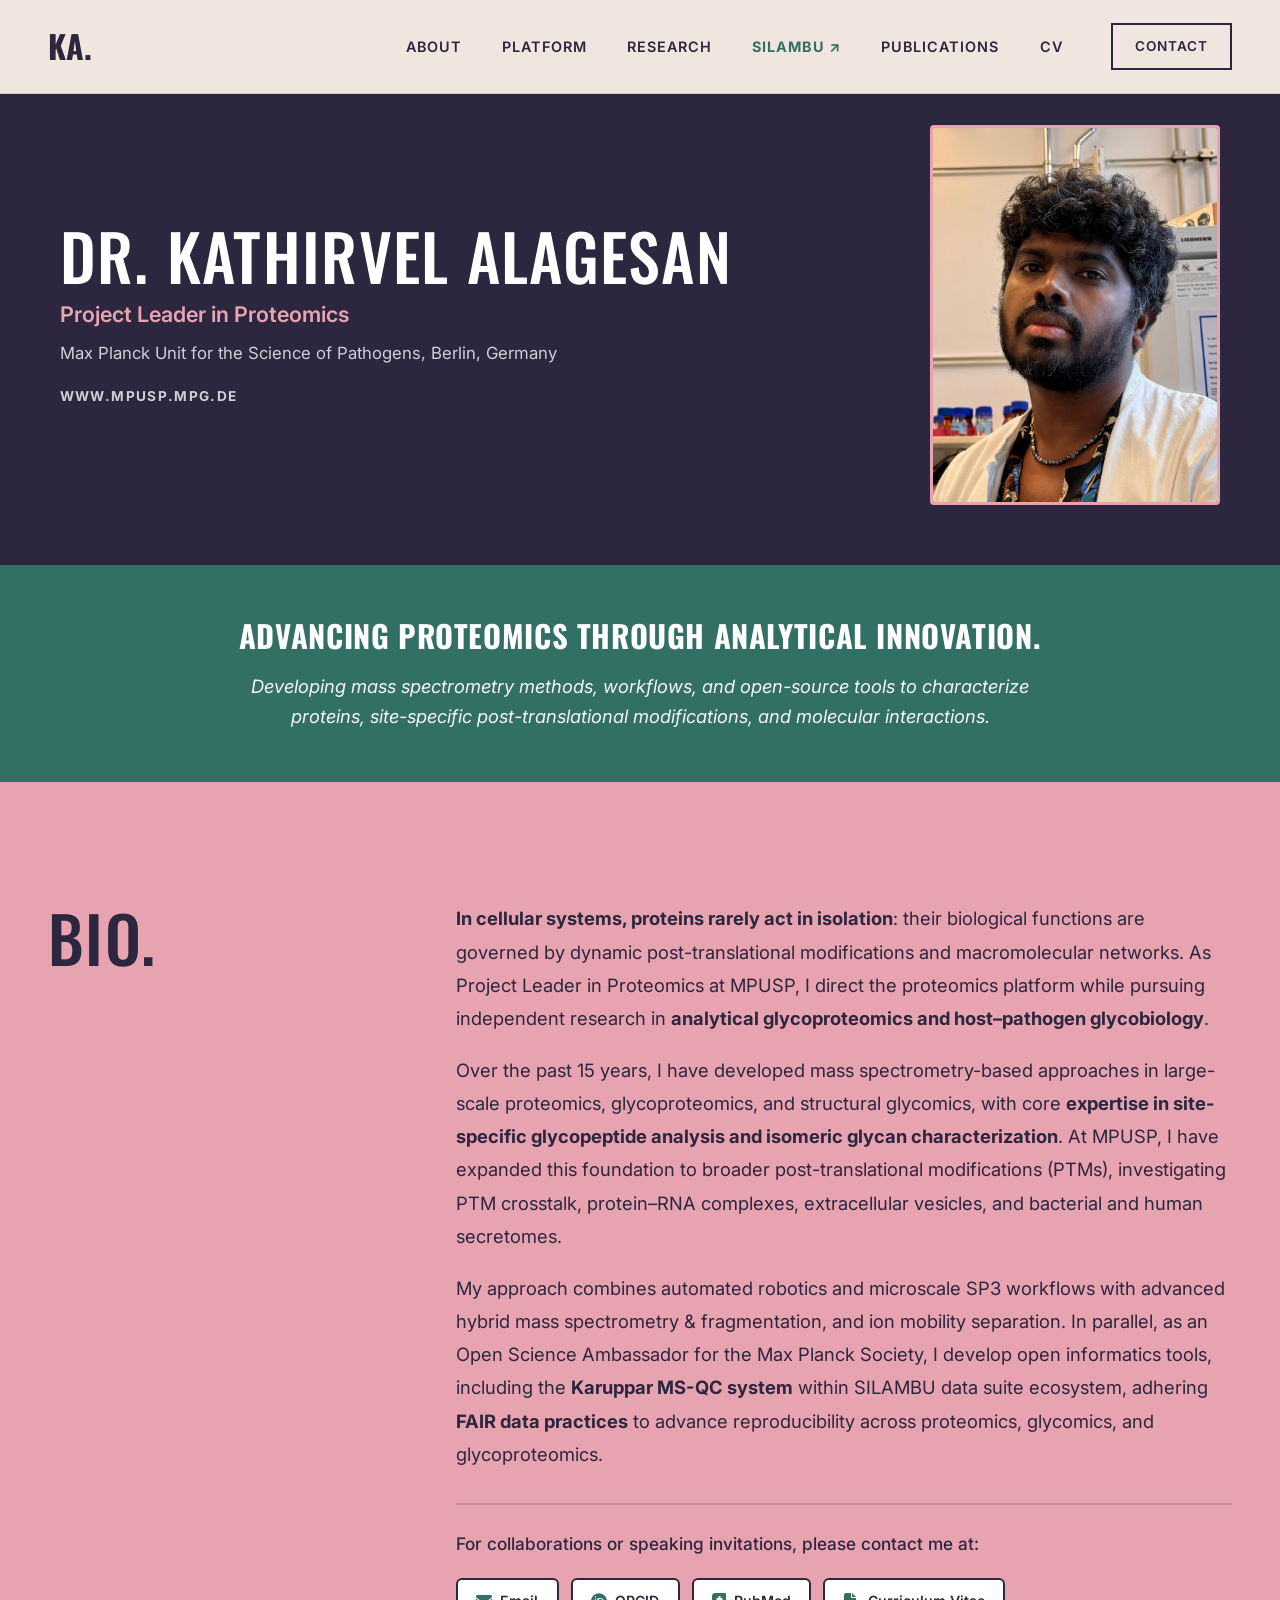
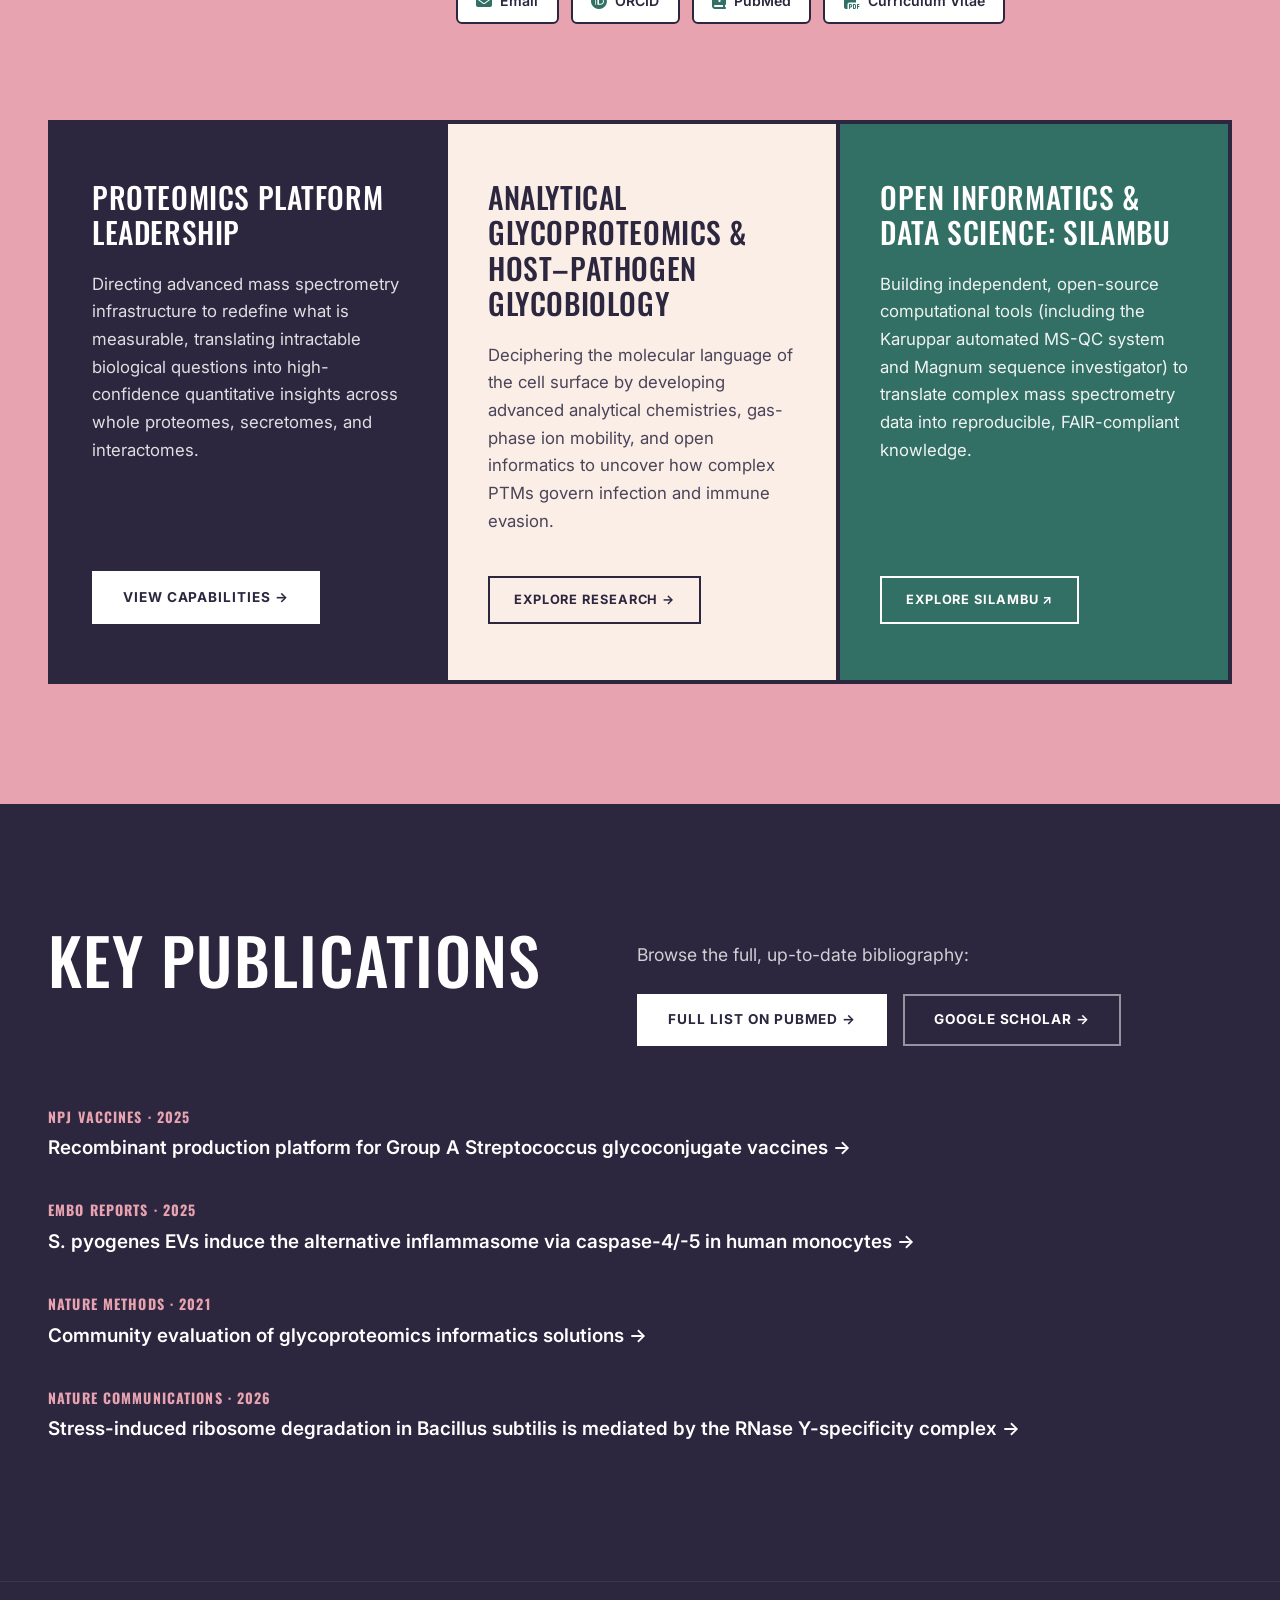
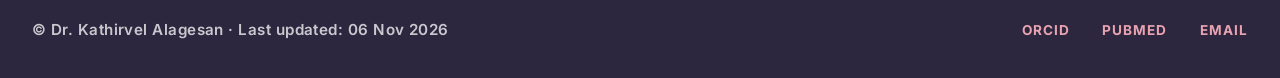
<file: index.html>
<!DOCTYPE html>
<html lang="en">
<head>
    <meta charset="UTF-8">
    <meta name="viewport" content="width=device-width, initial-scale=1.0">
    <meta name="description" content="Dr. Kathirvel Alagesan | Project Leader in Proteomics, Max Planck Unit for the Science of Pathogens. Advancing mass spectrometry, discovery proteomics, and analytical innovation.">
    <meta name="google-site-verification" content="M2EP-Uqpj0NQas1eNHSiCozvgyFSXLWA8i90FR-kQQc" />
    <title>Dr. Kathirvel Alagesan | Mass Spectrometry &amp; (Glyco)Proteomics Innovation</title>
    <link rel="preconnect" href="https://fonts.googleapis.com">
    <link rel="preconnect" href="https://fonts.gstatic.com" crossorigin>
    <link href="https://fonts.googleapis.com/css2?family=Inter:wght@300;400;500;600;700&family=Oswald:wght@400;500;600;700&display=swap" rel="stylesheet">
    <link rel="stylesheet" href="https://cdnjs.cloudflare.com/ajax/libs/font-awesome/6.4.2/css/all.min.css">
    <link rel="stylesheet" href="style.css">
</head>
<body>

    <!-- Navigation -->
    <nav class="navbar">
        <div class="nav-content">
            <div class="logo">KA.</div>
            <ul class="nav-links">
                <li><a href="#about">About</a></li>
                <li><a href="platform-details.html">Platform</a></li>
                <li><a href="research.html">Research</a></li>
                <li><a href="https://kathiralagesan.github.io/silambu/" target="_blank" style="color: var(--color-bg-teal); font-weight: 700;">SILAMBU ↗</a></li>
                <li><a href="#highlights">Publications</a></li>
                <li><a href="cv.html">CV</a></li>
            </ul>
            <a id="nav-contact" href="#" class="nav-cta">Contact</a>
        </div>
    </nav>

    <!-- Hero -->
    <header class="hero bg-navy" id="home">
        <div class="hero-content">
            <div class="hero-text">
                <h1 id="profile-name"></h1>
                <p class="hero-title" id="profile-title" style="color: var(--color-bg-pink); font-size: 1.35rem; font-weight: 600; margin-top: 0.25rem; margin-bottom: 0.4rem;"></p>
                <p class="hero-institution" id="profile-institution" style="margin-bottom: 1.1rem;"></p>
                
                <div class="hero-links">
                    <a id="hero-website" href="#" target="_blank" style="font-weight: 700; letter-spacing: 0.1em; text-transform: uppercase;">WWW.MPUSP.MPG.DE</a>
                </div>
            </div>
            <div class="hero-image-wrapper">
                <img id="profile-image" src="" alt="Dr. Kathirvel Alagesan">
            </div>
        </div>
    </header>

    <!-- Mission Statement Banner (Teal Box) -->
    <div class="tagline-banner bg-teal">
        <div class="tagline-content">
            <h2 id="profile-tagline">Advancing Proteomics Through Analytical Innovation.</h2>
            <p id="profile-tagline-subtitle">Developing mass spectrometry methods, workflows, and open-source tools to characterize proteins, site-specific post-translational modifications, and molecular interactions.</p>
        </div>
    </div>

    <main>
        <!-- About -->
        <section id="about" class="section bg-pink">
            <div class="section-content about-split">
                <div class="about-header">
                    <h2>Bio.</h2>
                </div>
                <div class="about-text">
                    <div id="profile-about" style="font-size: 1.15rem; line-height: 1.8;"></div>
                    
                    <!-- Collaboration CTA & Author Chips (SILAMBU style) -->
                    <div class="bio-contact-block" style="margin-top: 2rem; padding-top: 1.5rem; border-top: 2px solid rgba(43, 48, 76, 0.2);">
                        <p style="font-size: 1.08rem; color: var(--color-bg-navy); margin-bottom: 1.25rem; font-weight: 500;">
                            For collaborations or speaking invitations, please contact me at:
                        </p>
                        <div class="author-chip-group">
                            <a id="cta-email" href="#" class="author-chip"><i class="fas fa-envelope"></i> Email</a>
                            <a id="hero-orcid" href="#" target="_blank" class="author-chip"><i class="fab fa-orcid"></i> ORCID</a>
                            <a id="hero-pubmed" href="#" target="_blank" class="author-chip"><i class="fas fa-book-medical"></i> PubMed</a>
                            <a id="profile-resume" href="Alagesan_CV_2026.pdf" target="_blank" class="author-chip"><i class="fas fa-file-pdf"></i> Curriculum Vitae</a>
                        </div>
                    </div>
                </div>
            </div>
            
            <!-- Role Boxes Triad -->
            <div class="dual-role-container">
                <div class="role-box navy">
                    <h3>Proteomics Platform Leadership</h3>
                    <p>Directing advanced mass spectrometry infrastructure to redefine what is measurable, translating intractable biological questions into high-confidence quantitative insights across whole proteomes, secretomes, and interactomes.</p>
                    <a href="platform-details.html" class="btn pub-btn">View Capabilities →</a>
                </div>
                <div class="role-box peach">
                    <h3>Analytical Glycoproteomics &amp; Host–Pathogen Glycobiology</h3>
                    <p>Deciphering the molecular language of the cell surface by developing advanced analytical chemistries, gas-phase ion mobility, and open informatics to uncover how complex PTMs govern infection and immune evasion.</p>
                    <a href="research.html" class="btn outline-btn">Explore Research →</a>
                </div>
                <div class="role-box teal">
                    <h3>Open Informatics &amp; Data Science: SILAMBU</h3>
                    <p>Building independent, open-source computational tools (including the Karuppar automated MS-QC system and Magnum sequence investigator) to translate complex mass spectrometry data into reproducible, FAIR-compliant knowledge.</p>
                    <a href="https://kathiralagesan.github.io/silambu/" target="_blank" class="btn outline-btn">Explore SILAMBU ↗</a>
                </div>
            </div>
        </section>

        <!-- Publication Highlights -->
        <section id="highlights" class="section bg-navy">
            <div class="section-content">
                <div class="section-header-split">
                    <div>
                        <h2 class="light">Key Publications</h2>
                    </div>
                    <div class="pub-links-block">
                        <p class="light-muted">Browse the full, up-to-date bibliography:</p>
                        <div class="pub-external-links">
                            <a id="pubmed-link" href="#" target="_blank" class="btn pub-btn">Full List on PubMed →</a>
                            <a id="scholar-link" href="#" target="_blank" class="btn pub-btn-outline">Google Scholar →</a>
                        </div>
                    </div>
                </div>
                <ul class="platform-pub-list" id="highlights-container"></ul>
            </div>
        </section>

    </main>

    <footer>
        <div class="footer-content">
            <p class="footer-sub">&copy; Dr. Kathirvel Alagesan · Last updated: <span id="last-update"></span></p>
            <div class="footer-links">
                <a id="footer-orcid" href="#" target="_blank">ORCID</a>
                <a id="footer-pubmed" href="#" target="_blank">PubMed</a>
                <a id="footer-email" href="#">Email</a>
            </div>
        </div>
    </footer>

    <script src="data.js"></script>
    <script src="main.js"></script>
</body>
</html>
</file>
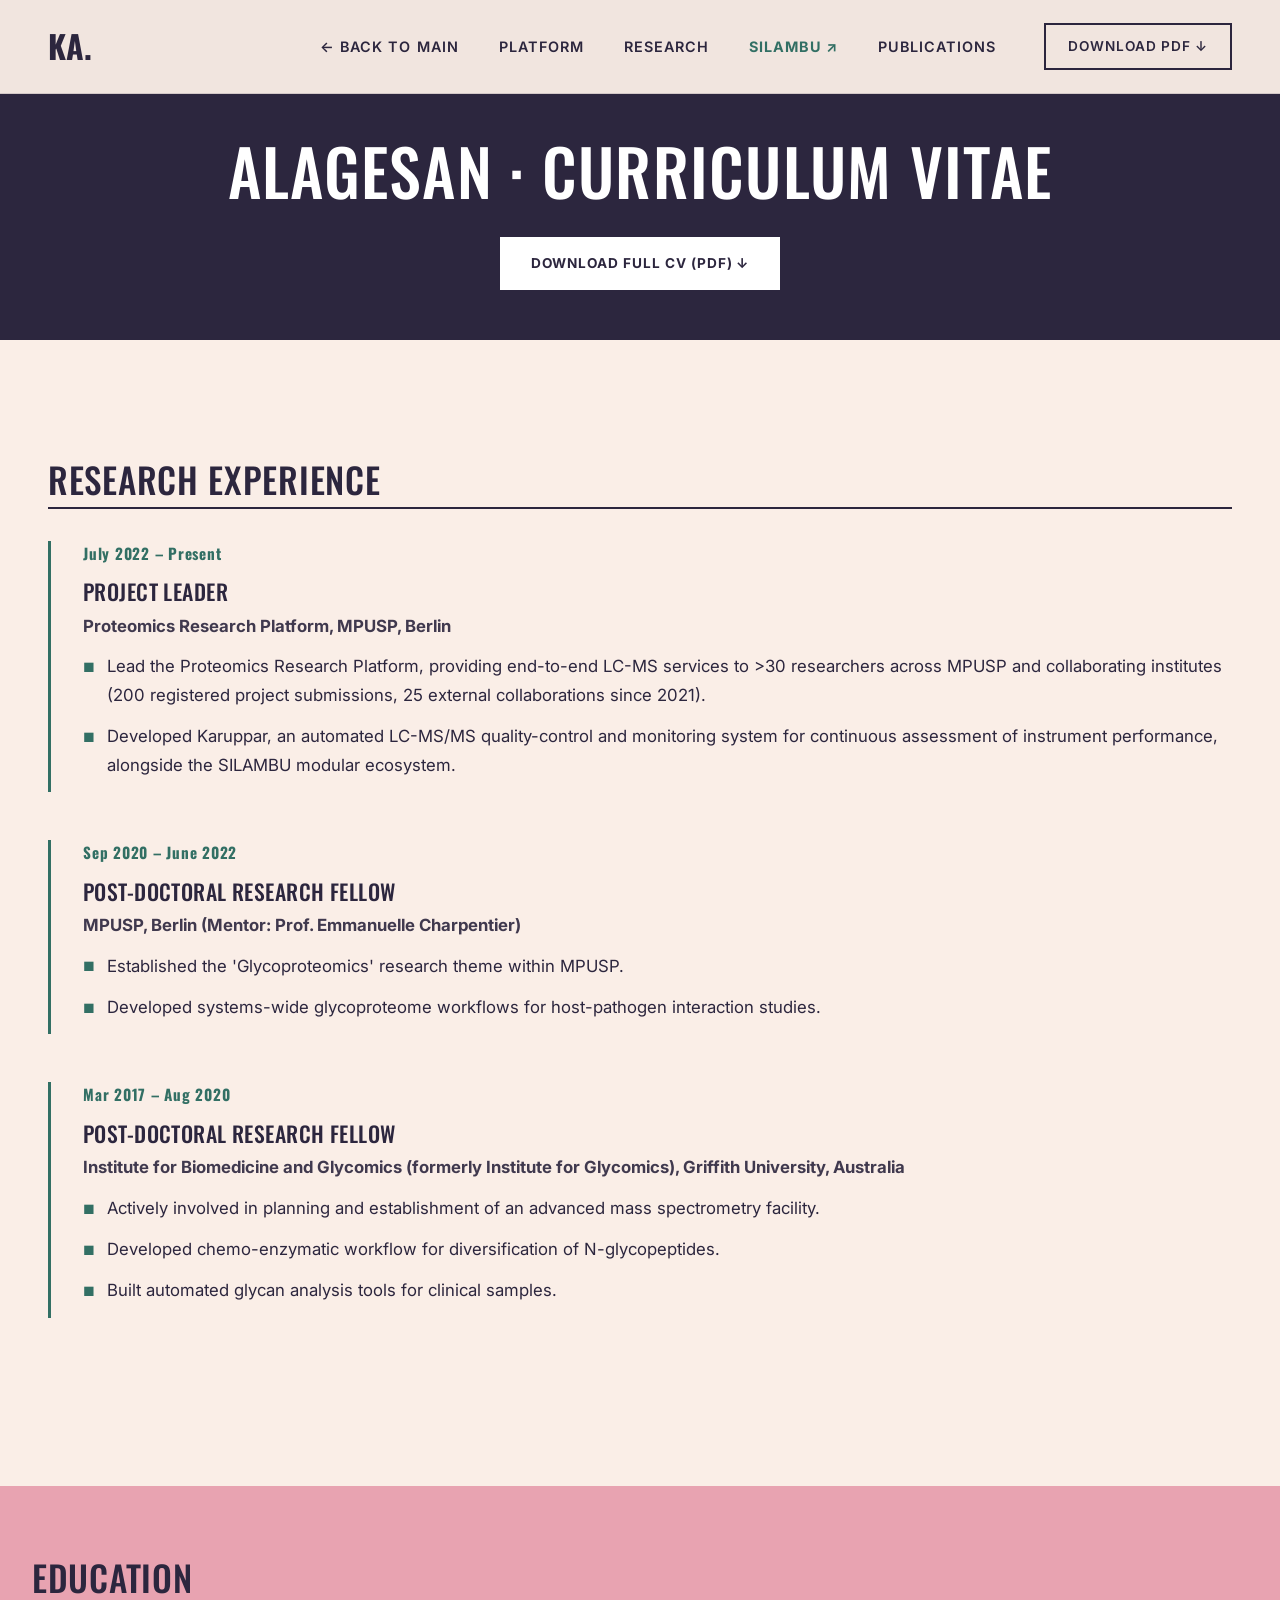
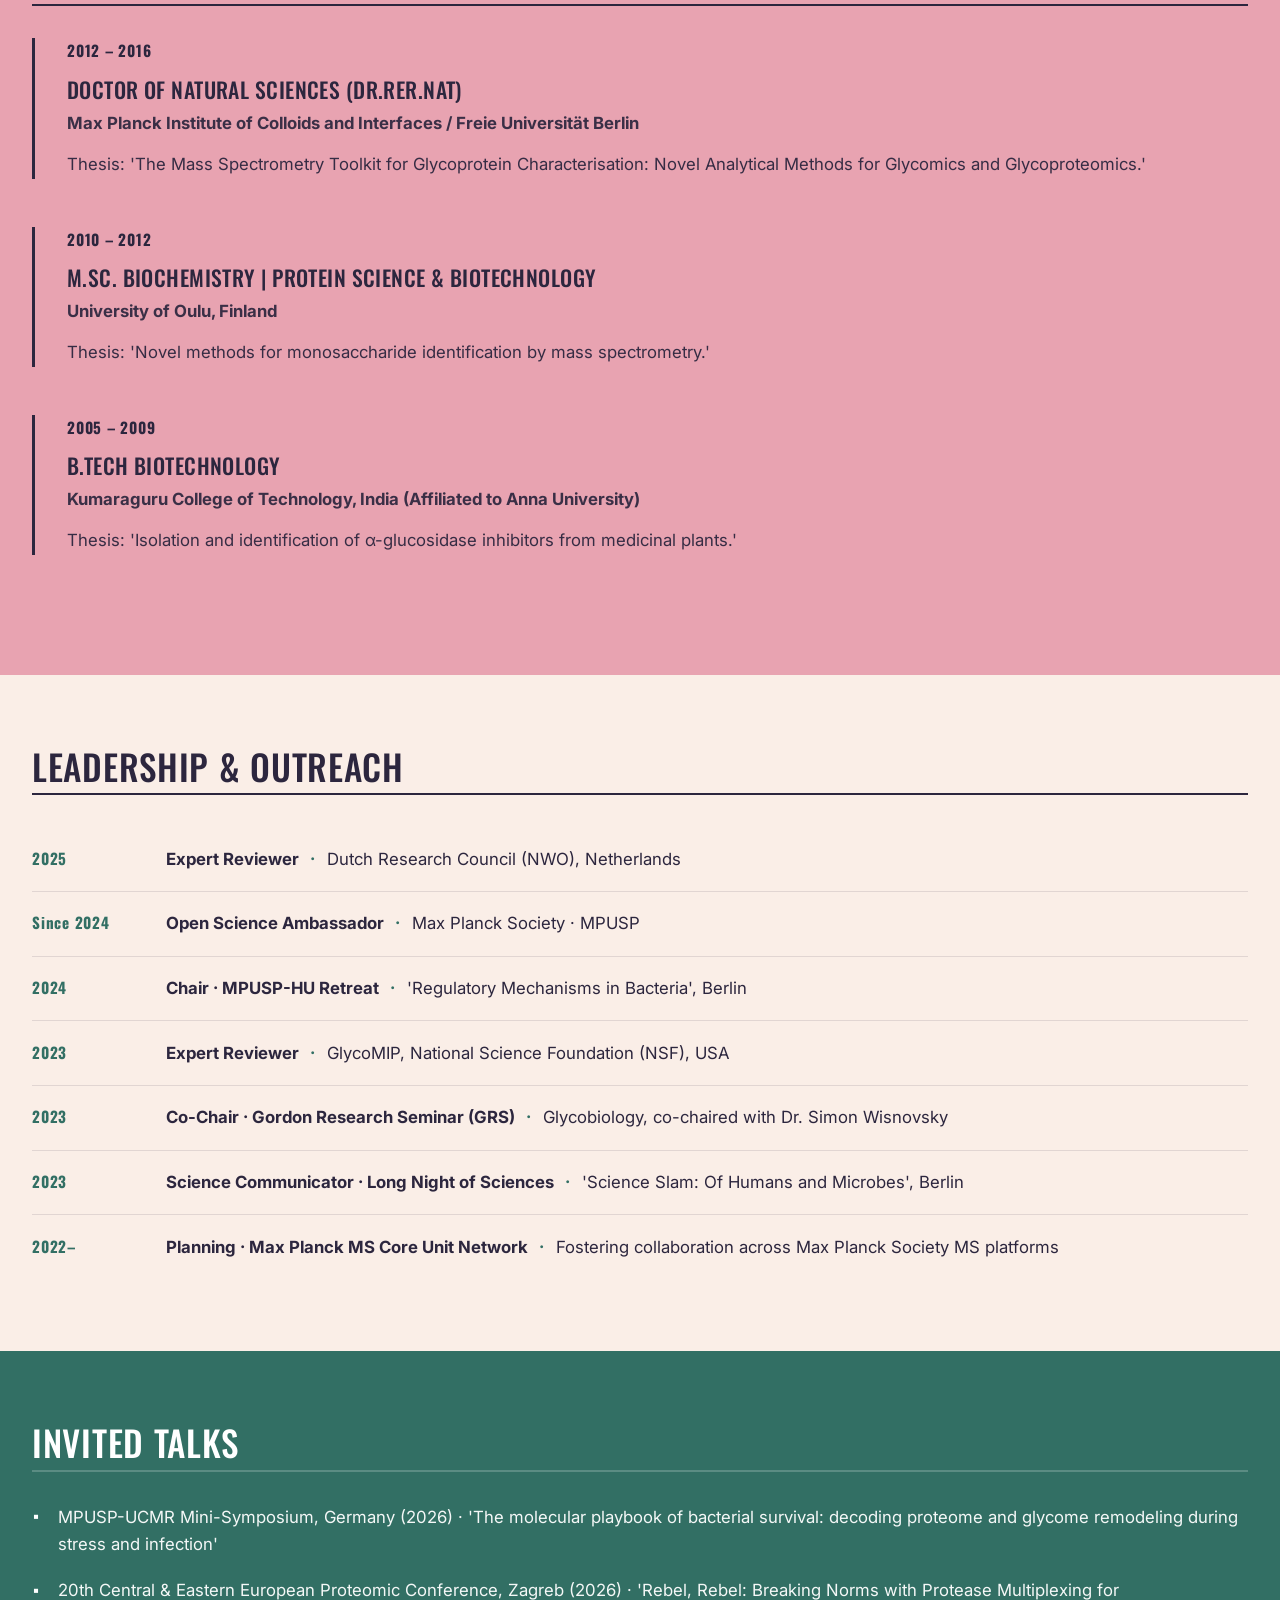
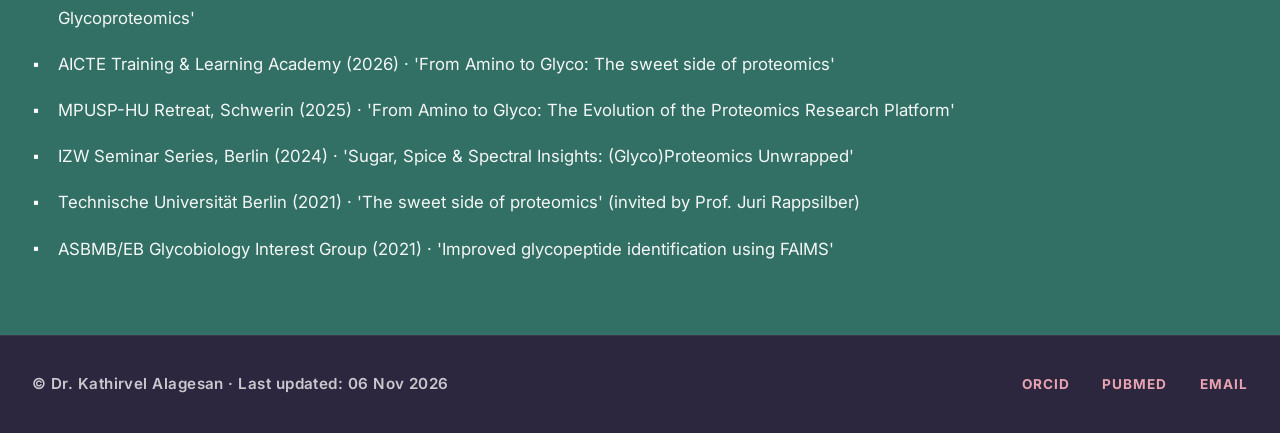
<file: cv.html>
<!DOCTYPE html>
<html lang="en">
<head>
    <meta charset="UTF-8">
    <meta name="viewport" content="width=device-width, initial-scale=1.0">
    <meta name="description" content="Curriculum Vitae, Education, Academic Leadership, and Invited Talks of Dr. Kathirvel Alagesan.">
    <meta name="google-site-verification" content="M2EP-Uqpj0NQas1eNHSiCozvgyFSXLWA8i90FR-kQQc" />
    <title>Curriculum Vitae &amp; Academic Record | Dr. Kathirvel Alagesan</title>
    <link rel="preconnect" href="https://fonts.googleapis.com">
    <link rel="preconnect" href="https://fonts.gstatic.com" crossorigin>
    <link href="https://fonts.googleapis.com/css2?family=Oswald:wght@400;500;600;700&family=Inter:wght@300;400;500;600;700&display=swap" rel="stylesheet">
    <link rel="stylesheet" href="https://cdnjs.cloudflare.com/ajax/libs/font-awesome/6.4.2/css/all.min.css">
    <link rel="stylesheet" href="style.css">
    <style>
        .page-header { padding: 135px 3rem 50px; text-align: center; }

        /* Timeline on Peach (Experience) - High contrast & readable */
        .bg-peach .column-title {
            color: var(--color-bg-navy);
            border-bottom: 2px solid var(--color-bg-navy);
            padding-bottom: 0.5rem;
            margin-bottom: 2rem;
            font-size: 2.2rem;
            text-transform: uppercase;
        }
        .bg-peach .timeline-item {
            border-left: 3px solid var(--color-bg-teal);
        }
        .bg-peach .timeline-date {
            color: var(--color-bg-teal);
            font-weight: 700;
            font-size: 0.95rem;
            letter-spacing: 0.05em;
        }
        .bg-peach .timeline-content h3 {
            color: var(--color-bg-navy);
            font-family: var(--font-heading);
            font-size: 1.35rem;
            text-transform: uppercase;
            margin-top: 0.35rem;
            margin-bottom: 0.4rem;
        }
        .bg-peach .timeline-content h4 {
            color: var(--color-bg-navy);
            font-weight: 700;
            font-size: 1.05rem;
            margin-bottom: 0.75rem;
            opacity: 0.9;
        }
        .bg-peach .timeline-content p,
        .bg-peach .timeline-content ul {
            color: var(--color-text-main);
            font-size: 1.05rem;
            line-height: 1.7;
        }
        .bg-peach .timeline-content li::before {
            color: var(--color-bg-teal);
        }

        /* Timeline on Pink (Education) - Distinct section separation with 100% Deep Navy text (no pink-on-pink) */
        .bg-pink .column-title {
            color: var(--color-bg-navy);
            border-bottom: 2px solid var(--color-bg-navy);
            padding-bottom: 0.5rem;
            margin-bottom: 2rem;
            font-size: 2.2rem;
            text-transform: uppercase;
        }
        .bg-pink .timeline-item {
            border-left: 3px solid var(--color-bg-navy);
        }
        .bg-pink .timeline-date {
            color: var(--color-bg-navy);
            font-weight: 700;
            font-size: 0.95rem;
            letter-spacing: 0.05em;
        }
        .bg-pink .timeline-content h3 {
            color: var(--color-bg-navy);
            font-family: var(--font-heading);
            font-size: 1.35rem;
            text-transform: uppercase;
            margin-top: 0.35rem;
            margin-bottom: 0.4rem;
        }
        .bg-pink .timeline-content h4 {
            color: var(--color-bg-navy);
            font-weight: 700;
            font-size: 1.05rem;
            margin-bottom: 0.75rem;
            opacity: 0.92;
        }
        .bg-pink .timeline-content p {
            color: rgba(44, 38, 62, 0.95);
            font-size: 1.05rem;
            line-height: 1.7;
        }
        .bg-pink .timeline-content li::before {
            color: var(--color-bg-navy);
        }
    </style>
</head>
<body class="bg-peach">

    <nav class="navbar">
        <div class="nav-content">
            <div class="logo"><a href="index.html" style="text-decoration: none; color: inherit;">KA.</a></div>
            <ul class="nav-links">
                <li><a href="index.html">← Back to Main</a></li>
                <li><a href="platform-details.html">Platform</a></li>
                <li><a href="research.html">Research</a></li>
                <li><a href="https://kathiralagesan.github.io/silambu/" target="_blank" style="color: var(--color-bg-teal); font-weight: 700;">SILAMBU ↗</a></li>
                <li><a href="index.html#highlights">Publications</a></li>
            </ul>
            <a href="Alagesan_CV_2026.pdf" target="_blank" class="nav-cta">Download PDF ↓</a>
        </div>
    </nav>

    <!-- 1. Header (NAVY) -->
    <header class="page-header bg-navy">
        <div class="section-content">
            <h1 style="font-size: clamp(2.8rem, 5vw, 4.8rem); margin: 0;">Alagesan · Curriculum Vitae</h1>
            <div style="margin-top: 2rem;">
                <a href="Alagesan_CV_2026.pdf" target="_blank" class="btn pub-btn">Download Full CV (PDF) ↓</a>
            </div>
        </div>
    </header>

    <main>
        <!-- 2. Research Experience (PEACH) -->
        <section id="experience" class="section bg-peach">
            <div class="section-content">
                <h2 class="column-title">Research Experience</h2>
                <div class="timeline" id="experience-container"></div>
            </div>
        </section>

        <!-- 3. Education (PINK) - Distinct visual separation with high-contrast Navy text -->
        <section id="education" class="section bg-pink" style="padding: 4.5rem 2rem;">
            <div class="section-content">
                <h2 class="column-title">Education</h2>
                <div class="timeline" id="education-container"></div>
            </div>
        </section>

        <!-- 4. Leadership & Outreach (PEACH) - Clean Linear Academic List -->
        <section id="leadership" class="section bg-peach" style="padding: 4.5rem 2rem;">
            <div class="section-content">
                <h2 class="column-title" style="margin-bottom: 2rem;">Leadership &amp; Outreach</h2>
                <ul class="cv-linear-list" id="leadership-container"></ul>
            </div>
        </section>

        <!-- 5. Talks (TEAL) - Clean Linear Academic List -->
        <section id="talks" class="section bg-teal" style="padding: 4.5rem 2rem;">
            <div class="section-content">
                <h2 class="column-title" style="border-bottom-color: rgba(255,255,255,0.2); color: #fff; margin-bottom: 2rem;">Invited Talks</h2>
                <ul id="talks-container" class="talks-list"></ul>
            </div>
        </section>
    </main>

    <!-- Footer -->
    <footer>
        <div class="footer-content">
            <p class="footer-sub">&copy; Dr. Kathirvel Alagesan · Last updated: <span id="last-update"></span></p>
            <div class="footer-links">
                <a id="footer-orcid" href="https://orcid.org/0000-0002-7596-5558" target="_blank">ORCID</a>
                <a id="footer-pubmed" href="https://pubmed.ncbi.nlm.nih.gov/?term=Alagesan+K%5BAuthor%5D&sort=date" target="_blank">PubMed</a>
                <a id="footer-email" href="mailto:alagesan@mpusp.mpg.de">Email</a>
            </div>
        </div>
    </footer>

    <script src="data.js"></script>
    <script src="main.js"></script>
</body>
</html>
</file>
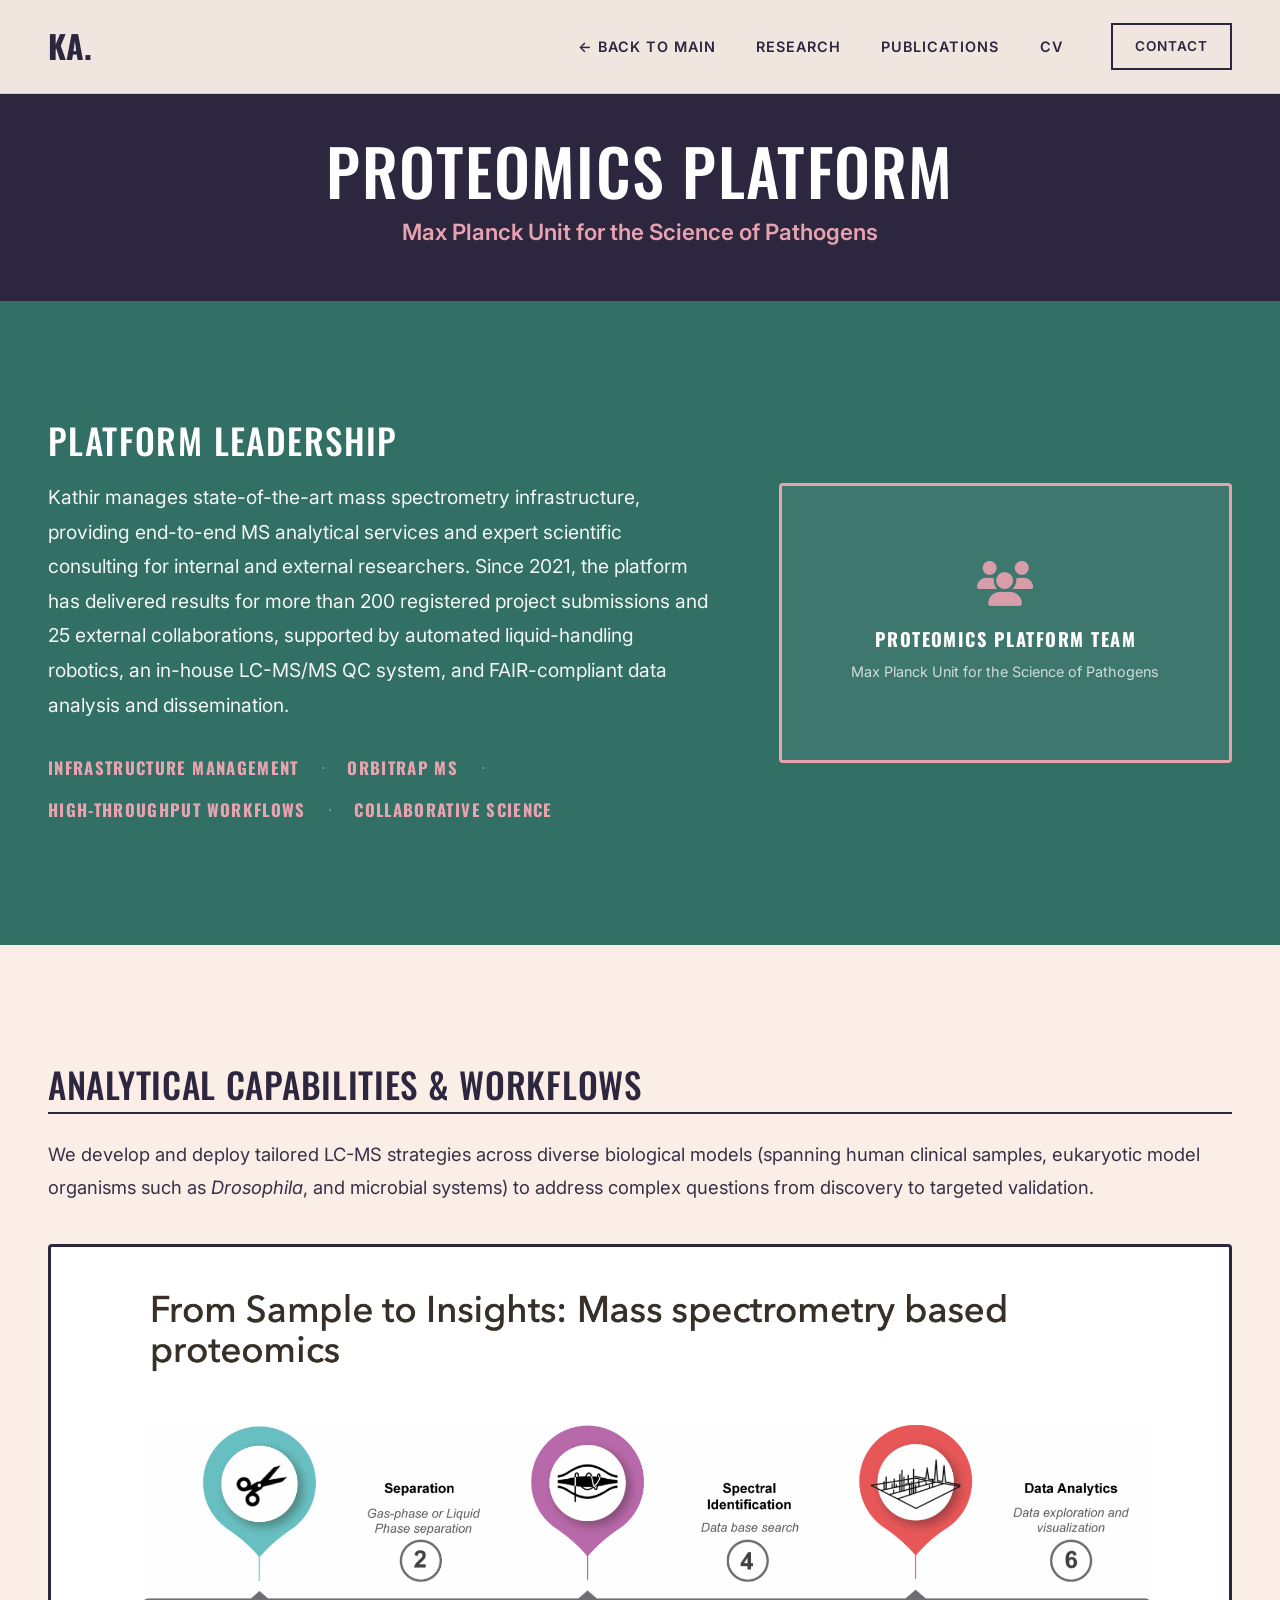
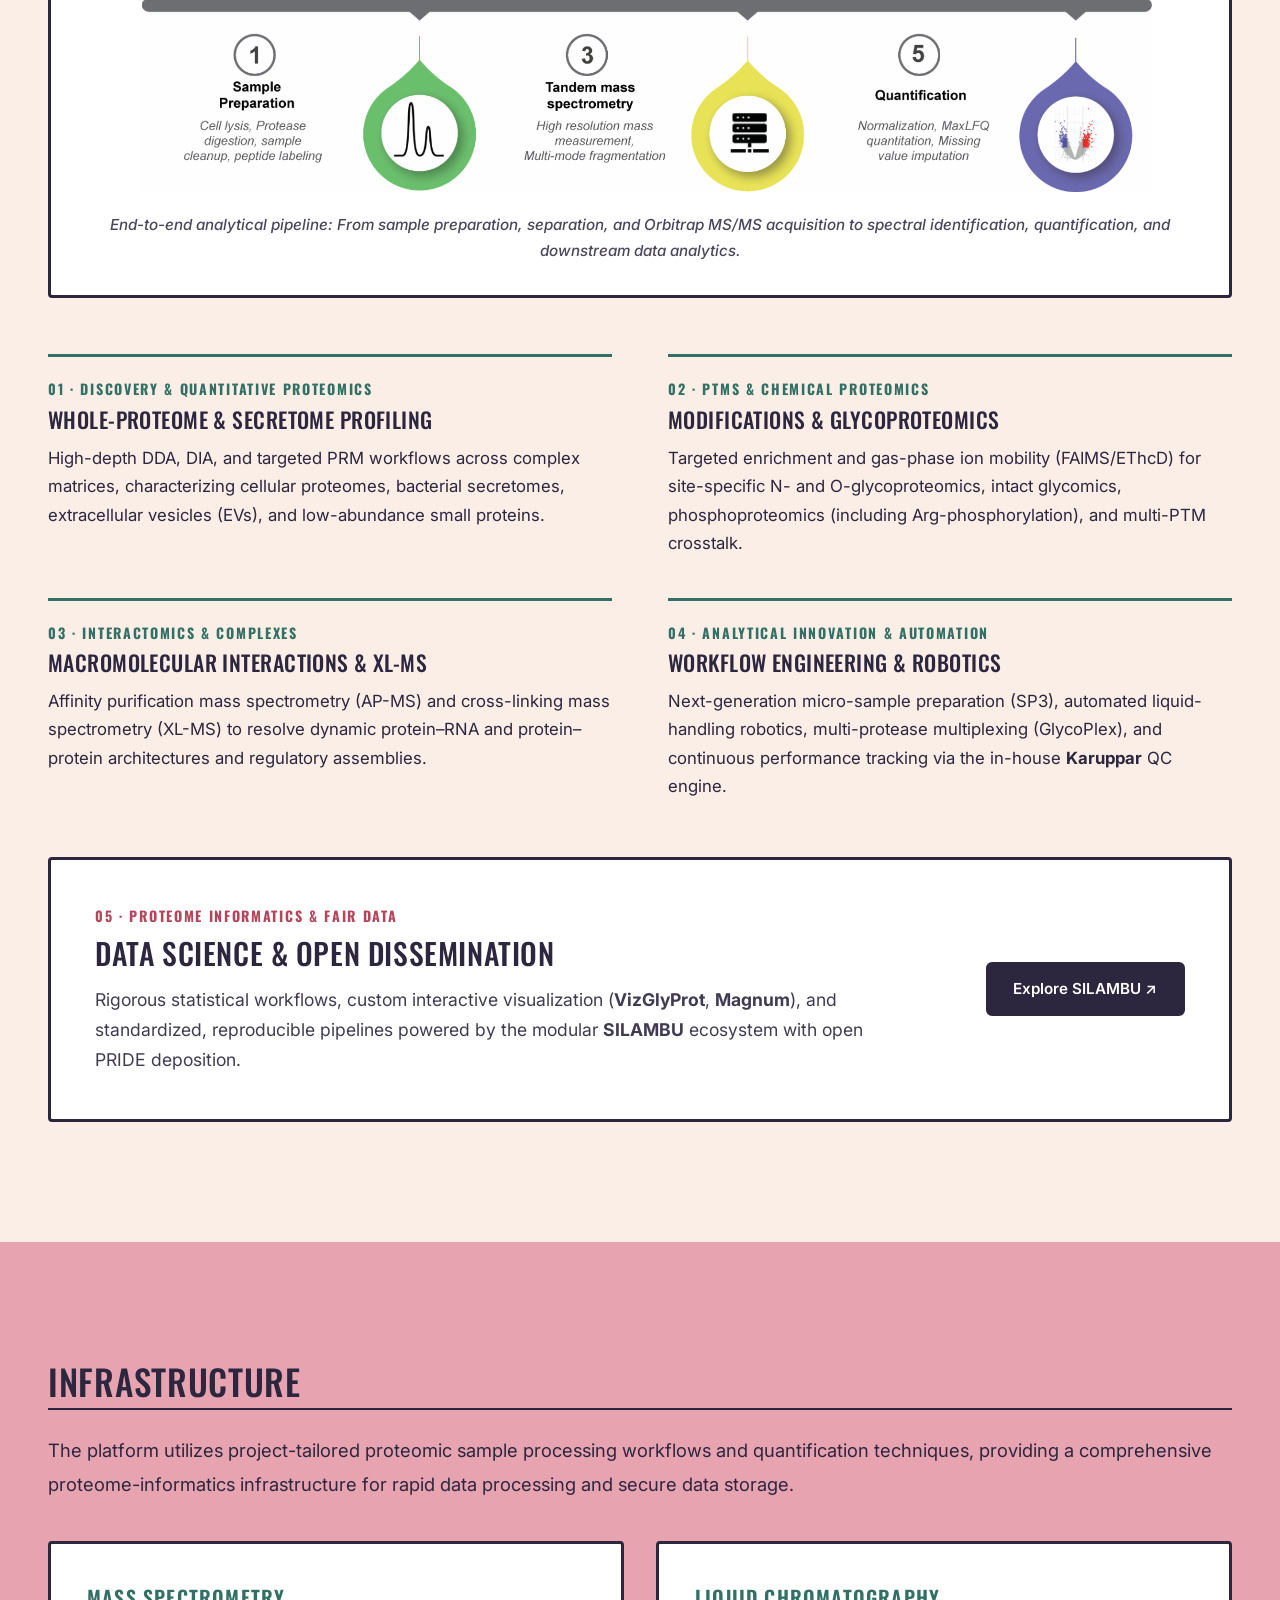
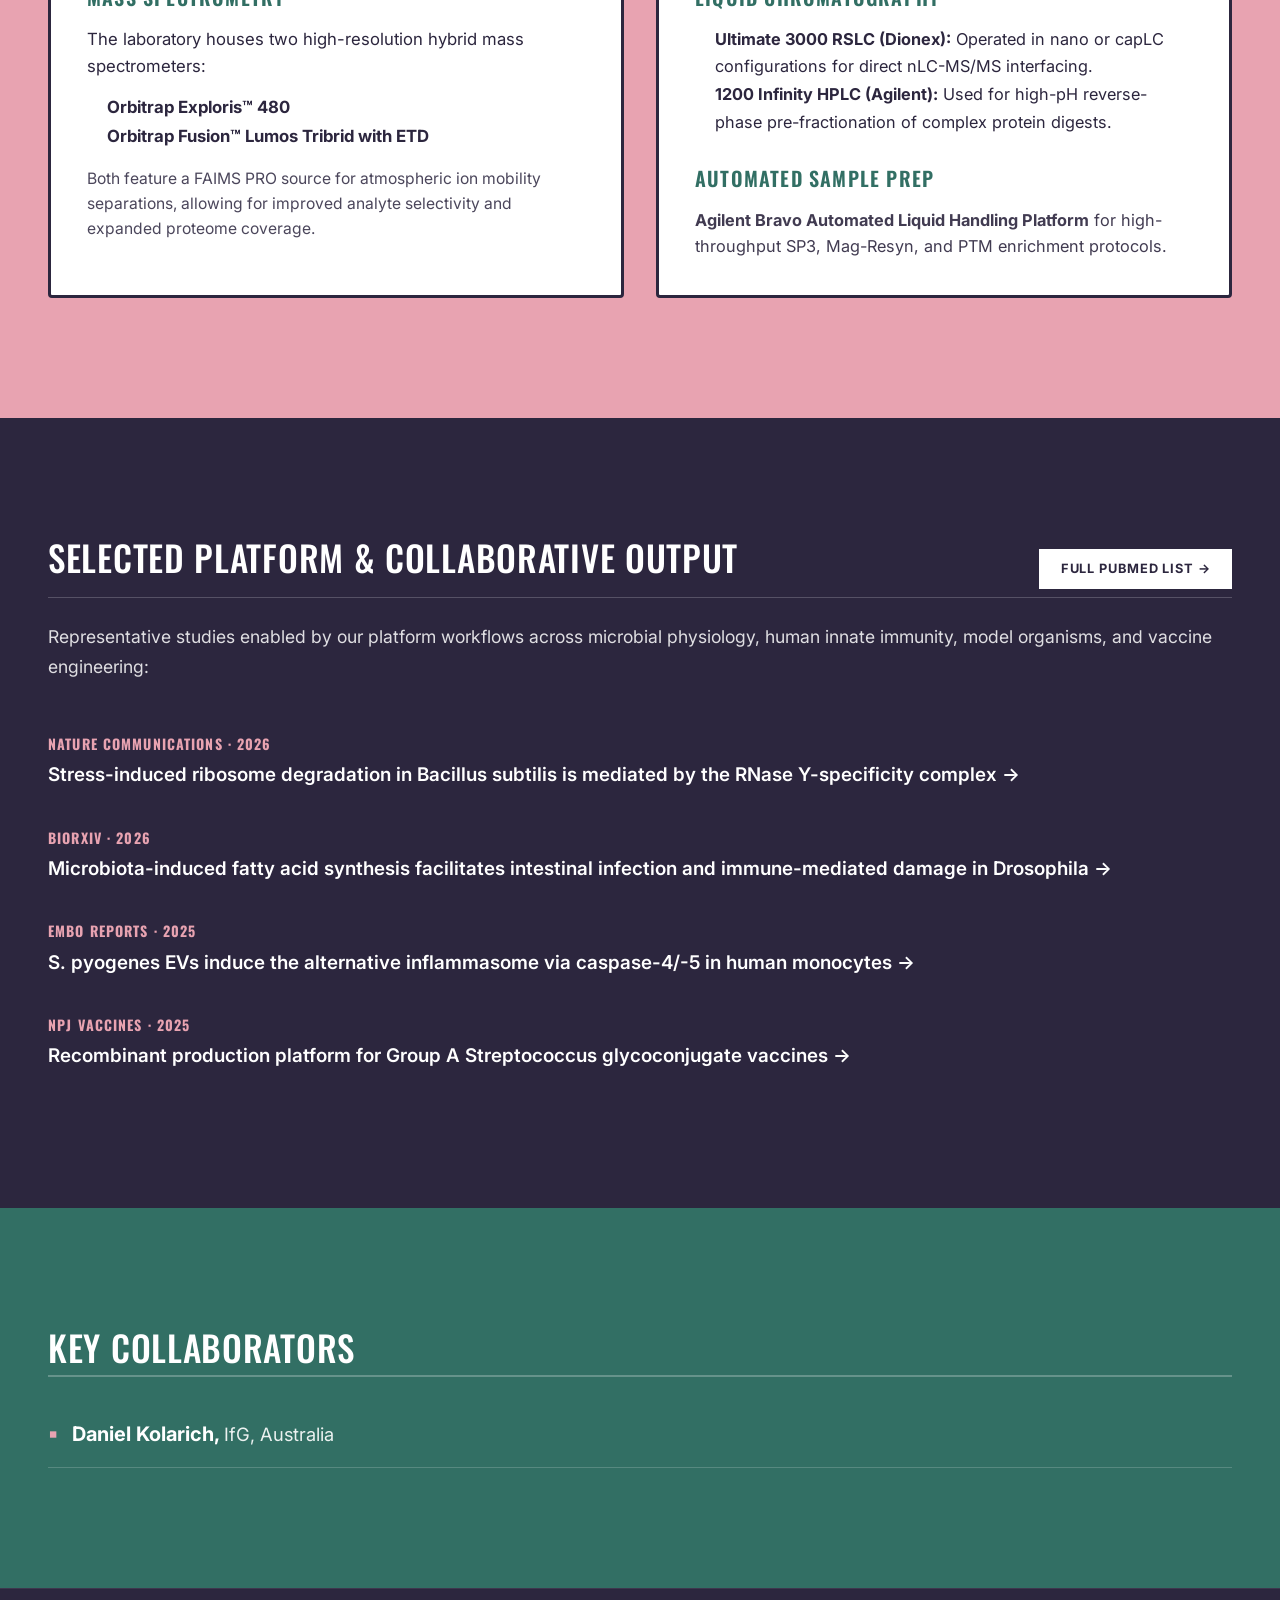
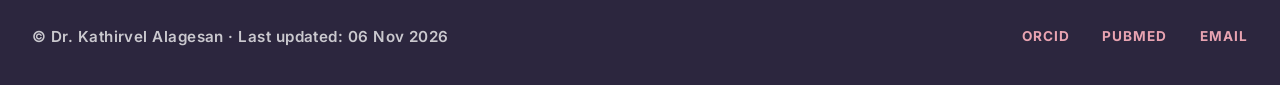
<file: platform-details.html>
<!DOCTYPE html>
<html lang="en">
<head>
    <meta charset="UTF-8">
    <meta name="viewport" content="width=device-width, initial-scale=1.0">
    <meta name="description" content="Proteomics Research Platform - Advanced Mass Spectrometry capabilities led by Dr. Kathirvel Alagesan.">
    <meta name="google-site-verification" content="M2EP-Uqpj0NQas1eNHSiCozvgyFSXLWA8i90FR-kQQc" />
    <title>Proteomics Platform Leadership | Dr. Kathirvel Alagesan</title>
    <link rel="preconnect" href="https://fonts.googleapis.com">
    <link rel="preconnect" href="https://fonts.gstatic.com" crossorigin>
    <link href="https://fonts.googleapis.com/css2?family=Oswald:wght@400;500;600;700&family=Inter:wght@300;400;500;600;700&display=swap" rel="stylesheet">
    <link rel="stylesheet" href="https://cdnjs.cloudflare.com/ajax/libs/font-awesome/6.4.2/css/all.min.css">
    <link rel="stylesheet" href="style.css">
    <style>
        .page-header { padding: 135px 3rem 50px; text-align: center; }
        .page-content { max-width: 900px; margin: 0 auto; padding: 4rem 3rem 100px; }
        .page-content h2 { margin-top: 3.5rem; margin-bottom: 1.5rem; font-size: 2.2rem; border-bottom: 2px solid var(--color-text-main); padding-bottom: 0.5rem; }
        .page-content h3 { margin-top: 2.5rem; margin-bottom: 1rem; font-size: 1.5rem; }
        .page-content p { font-size: 1.15rem; margin-bottom: 1.5rem; line-height: 1.8; }
        .page-content ul { font-size: 1.15rem; margin-bottom: 2rem; list-style-type: none; padding-left: 0; }
        .page-content li { margin-bottom: 1rem; padding-left: 1.5rem; position: relative; line-height: 1.7; }
        .page-content li::before { content: "▪"; position: absolute; left: 0; color: var(--color-bg-teal); }

        /* Split Leadership Section */
        .leadership-split {
            display: grid;
            grid-template-columns: 1.25fr 0.85fr;
            gap: 4rem;
            align-items: center;
        }

        /* 2x2 Editorial Capabilities Grid */
        .capabilities-editorial-grid {
            display: grid;
            grid-template-columns: repeat(2, 1fr);
            gap: 2.5rem 3.5rem;
            margin-top: 2.5rem;
        }
        .capability-column {
            border-top: 3px solid var(--color-bg-teal);
            padding-top: 1.25rem;
        }
        .capability-num {
            font-family: var(--font-heading);
            font-size: 0.88rem;
            font-weight: 700;
            letter-spacing: 0.12em;
            color: var(--color-bg-teal);
            text-transform: uppercase;
            margin-bottom: 0.4rem;
            display: block;
        }
        .capability-column h3 {
            font-size: 1.35rem;
            color: var(--color-bg-navy);
            margin-bottom: 0.75rem;
            text-transform: uppercase;
        }
        .capability-column p {
            font-size: 1.05rem;
            line-height: 1.7;
            color: var(--color-text-main);
        }

        /* Hardware Grid */
        .hardware-grid { display: grid; grid-template-columns: 1fr 1fr; gap: 2rem; margin-top: 2rem; }
        .hardware-card { background: #ffffff; border: 3px solid var(--color-bg-navy); border-radius: 4px; padding: 2.25rem; box-shadow: none; }
        .hardware-card h4 { font-family: var(--font-heading); text-transform: uppercase; font-size: 1.2rem; margin-bottom: 1rem; }
        .hardware-card p { font-size: 1.05rem; line-height: 1.6; }

        /* Clean Publication List */
        .platform-pub-list {
            list-style: none;
            padding: 0;
            margin: 2rem 0 0 0;
        }
        .platform-pub-item {
            padding: 1.15rem 0;
            display: flex;
            flex-direction: column;
            gap: 0.35rem;
        }
        .platform-pub-meta {
            display: flex;
            align-items: center;
            gap: 0.75rem;
            flex-wrap: wrap;
        }
        .platform-pub-journal {
            font-family: var(--font-heading);
            font-size: 0.9rem;
            font-weight: 700;
            text-transform: uppercase;
            letter-spacing: 0.06em;
            color: var(--color-bg-teal);
        }
        .platform-pub-badge {
            font-size: 0.75rem;
            font-weight: 700;
            text-transform: uppercase;
            letter-spacing: 0.05em;
            background: var(--color-bg-navy);
            color: #fff;
            padding: 0.2rem 0.65rem;
            border-radius: 3px;
        }
        .platform-pub-title {
            font-size: 1.15rem;
            font-weight: 700;
            color: var(--color-bg-navy);
            text-decoration: none;
            line-height: 1.45;
            transition: opacity 0.2s;
        }
        .platform-pub-title:hover {
            opacity: 0.7;
            text-decoration: underline;
        }
        .platform-pub-desc {
            font-size: 0.98rem;
            color: var(--color-text-main);
            line-height: 1.6;
        }

        @media (max-width: 950px) {
            .leadership-split { grid-template-columns: 1fr; gap: 2.5rem; }
            .capabilities-editorial-grid,
            .hardware-grid { grid-template-columns: 1fr; }
            .spotlight-card { flex-direction: column; align-items: flex-start; }
        }
    </style>
</head>
<body class="bg-peach">

    <nav class="navbar">
        <div class="nav-content">
            <div class="logo"><a href="index.html" style="text-decoration: none; color: inherit;">KA.</a></div>
            <ul class="nav-links">
                <li><a href="index.html">← Back to Main</a></li>
                <li><a href="research.html">Research</a></li>
                <li><a href="index.html#highlights">Publications</a></li>
                <li><a href="cv.html">CV</a></li>
            </ul>
            <a href="mailto:alagesan@mpusp.mpg.de" class="nav-cta">Contact</a>
        </div>
    </nav>

    <!-- 1. NAVY: Header -->
    <header class="page-header bg-navy">
        <div class="section-content">
            <h1 style="font-size: clamp(2.8rem, 5vw, 4.8rem);">Proteomics Platform</h1>
            <p class="hero-title" style="color: var(--color-bg-pink); font-size: 1.4rem; font-weight: 600; margin-top: 0.5rem; margin-bottom: 0;">Max Planck Unit for the Science of Pathogens</p>
        </div>
    </header>

    <!-- 2. TEAL: Platform Leadership (with Group Pic Frame) -->
    <section class="section bg-teal">
        <div class="section-content">
            <div class="leadership-split">
                <div class="leadership-text-col">
                    <h2 style="font-size: 2.2rem; color: #ffffff; text-transform: uppercase; letter-spacing: 0.04em; margin-bottom: 1.25rem; font-family: var(--font-heading);">
                        Platform Leadership
                    </h2>
                    <p style="font-size: 1.2rem; line-height: 1.8; color: rgba(255,255,255,0.95); margin-bottom: 2rem;">
                        Kathir manages state-of-the-art mass spectrometry infrastructure, providing end-to-end MS analytical services and expert scientific consulting for internal and external researchers. Since 2021, the platform has delivered results for more than 200 registered project submissions and 25 external collaborations, supported by automated liquid-handling robotics, an in-house LC-MS/MS QC system, and FAIR-compliant data analysis and dissemination.
                    </p>
                    <div class="leadership-tags-flow" style="display: flex; flex-wrap: wrap; gap: 0.85rem 1.4rem; align-items: center;">
                        <span style="color: var(--color-bg-pink); font-family: var(--font-heading); font-size: 1.05rem; font-weight: 700; letter-spacing: 0.08em; text-transform: uppercase;">Infrastructure Management</span>
                        <span style="color: rgba(255,255,255,0.35);">·</span>
                        <span style="color: var(--color-bg-pink); font-family: var(--font-heading); font-size: 1.05rem; font-weight: 700; letter-spacing: 0.08em; text-transform: uppercase;">Orbitrap MS</span>
                        <span style="color: rgba(255,255,255,0.35);">·</span>
                        <span style="color: var(--color-bg-pink); font-family: var(--font-heading); font-size: 1.05rem; font-weight: 700; letter-spacing: 0.08em; text-transform: uppercase;">High-Throughput Workflows</span>
                        <span style="color: rgba(255,255,255,0.35);">·</span>
                        <span style="color: var(--color-bg-pink); font-family: var(--font-heading); font-size: 1.05rem; font-weight: 700; letter-spacing: 0.08em; text-transform: uppercase;">Collaborative Science</span>
                    </div>
                </div>

                <div class="leadership-image-col">
                    <div class="team-photo-frame" style="border: 3px solid var(--color-bg-pink); border-radius: 4px; overflow: hidden; background: rgba(255,255,255,0.06); width: 100%; min-height: 280px; display: flex; flex-direction: column; align-items: center; justify-content: center; box-shadow: none;">
                        <div class="team-placeholder" style="padding: 2.5rem 1.5rem; text-align: center;">
                            <i class="fas fa-users" style="font-size: 2.8rem; color: var(--color-bg-pink); margin-bottom: 1rem; opacity: 0.9;"></i>
                            <p style="font-family: var(--font-heading); font-size: 1.15rem; font-weight: 700; text-transform: uppercase; letter-spacing: 0.08em; color: #ffffff; margin: 0;">Proteomics Platform Team</p>
                            <p style="font-size: 0.9rem; color: rgba(255,255,255,0.75); margin-top: 0.35rem; margin-bottom: 0;">Max Planck Unit for the Science of Pathogens</p>
                        </div>
                    </div>
                </div>
            </div>
        </div>
    </section>

    <!-- 3. PEACH: Analytical Capabilities & Workflows (with Roadmap & SILAMBU Spotlight) -->
    <section class="section bg-peach">
        <div class="section-content">
            <h2 style="font-size: 2.2rem; color: var(--color-bg-navy); border-bottom: 2px solid var(--color-bg-navy); padding-bottom: 0.5rem; margin-bottom: 1.5rem;">Analytical Capabilities &amp; Workflows</h2>
            <p style="font-size: 1.15rem; line-height: 1.8; color: rgba(44, 38, 62, 0.95);">
                We develop and deploy tailored LC-MS strategies across diverse biological models (spanning human clinical samples, eukaryotic model organisms such as <em>Drosophila</em>, and microbial systems) to address complex questions from discovery to targeted validation.
            </p>

            <!-- Workflow Roadmap Figure (Thick Solid Outline, No Shadows) -->
            <div class="workflow-figure-container" style="background: #ffffff; border: 3px solid var(--color-bg-navy); border-radius: 4px; padding: 2rem; margin: 2.5rem 0 3.5rem; box-shadow: none; text-align: center;">
                <img src="images/workflow_sample_to_insights.png" alt="From Sample to Insights: Mass spectrometry based proteomics workflow" style="max-width: 100%; height: auto; border-radius: 2px; display: block; margin: 0 auto;">
                <p style="font-size: 0.95rem; color: var(--color-bg-navy); opacity: 0.85; margin-top: 1.25rem; margin-bottom: 0; font-style: italic; font-weight: 500;">
                    End-to-end analytical pipeline: From sample preparation, separation, and Orbitrap MS/MS acquisition to spectral identification, quantification, and downstream data analytics.
                </p>
            </div>

            <!-- 2x2 Capabilities Grid (01–04) -->
            <div class="capabilities-editorial-grid">
                <div class="capability-column">
                    <span class="capability-num">01 · Discovery &amp; Quantitative Proteomics</span>
                    <h3>Whole-Proteome &amp; Secretome Profiling</h3>
                    <p>High-depth DDA, DIA, and targeted PRM workflows across complex matrices, characterizing cellular proteomes, bacterial secretomes, extracellular vesicles (EVs), and low-abundance small proteins.</p>
                </div>
                <div class="capability-column">
                    <span class="capability-num">02 · PTMs &amp; Chemical Proteomics</span>
                    <h3>Modifications &amp; Glycoproteomics</h3>
                    <p>Targeted enrichment and gas-phase ion mobility (FAIMS/EThcD) for site-specific N- and O-glycoproteomics, intact glycomics, phosphoproteomics (including Arg-phosphorylation), and multi-PTM crosstalk.</p>
                </div>
                <div class="capability-column">
                    <span class="capability-num">03 · Interactomics &amp; Complexes</span>
                    <h3>Macromolecular Interactions &amp; XL-MS</h3>
                    <p>Affinity purification mass spectrometry (AP-MS) and cross-linking mass spectrometry (XL-MS) to resolve dynamic protein–RNA and protein–protein architectures and regulatory assemblies.</p>
                </div>
                <div class="capability-column">
                    <span class="capability-num">04 · Analytical Innovation &amp; Automation</span>
                    <h3>Workflow Engineering &amp; Robotics</h3>
                    <p>Next-generation micro-sample preparation (SP3), automated liquid-handling robotics, multi-protease multiplexing (GlycoPlex), and continuous performance tracking via the in-house <strong>Karuppar</strong> QC engine.</p>
                </div>
            </div>

            <!-- 05 · Proteome Informatics & FAIR Data (Spotlight Card - Thick Solid Outline, No Shadows) -->
            <div class="spotlight-card" style="margin-top: 3.5rem; background: #ffffff; border: 3px solid var(--color-bg-navy); border-radius: 4px; padding: 2.75rem; box-shadow: none; display: flex; justify-content: space-between; align-items: center; gap: 2rem;">
                <div class="spotlight-content">
                    <span class="capability-num" style="color: var(--color-accent); font-family: var(--font-heading); font-size: 0.88rem; font-weight: 700; letter-spacing: 0.12em; text-transform: uppercase; margin-bottom: 0.5rem; display: block;">
                        05 · Proteome Informatics &amp; FAIR Data
                    </span>
                    <h3 style="font-size: 1.85rem; text-transform: uppercase; color: var(--color-bg-navy); margin-bottom: 0.85rem; font-family: var(--font-heading); line-height: 1.2;">
                        Data Science &amp; Open Dissemination
                    </h3>
                    <p style="font-size: 1.1rem; line-height: 1.7; color: rgba(44, 38, 62, 0.9); margin: 0; max-width: 820px;">
                        Rigorous statistical workflows, custom interactive visualization (<strong>VizGlyProt</strong>, <strong>Magnum</strong>), and standardized, reproducible pipelines powered by the modular <strong>SILAMBU</strong> ecosystem with open PRIDE deposition.
                    </p>
                </div>
                <div>
                    <a href="https://kathiralagesan.github.io/silambu/" target="_blank" class="author-chip" style="background: var(--color-bg-navy); color: #ffffff; border: 2px solid var(--color-bg-navy); font-size: 0.95rem; padding: 0.75rem 1.6rem; white-space: nowrap; box-shadow: none;">
                        Explore SILAMBU ↗
                    </a>
                </div>
            </div>
        </div>
    </section>

    <!-- 4. PINK: Infrastructure (Thick Solid Outline, No Shadows) -->
    <section class="section bg-pink">
        <div class="section-content">
            <h2 style="font-size: 2.2rem; color: var(--color-bg-navy); border-bottom: 2px solid var(--color-bg-navy); padding-bottom: 0.5rem; margin-bottom: 1.5rem;">Infrastructure</h2>
            <p style="font-size: 1.15rem; color: var(--color-bg-navy); line-height: 1.8; margin-bottom: 2.5rem;">
                The platform utilizes project-tailored proteomic sample processing workflows and quantification techniques, providing a comprehensive proteome-informatics infrastructure for rapid data processing and secure data storage.
            </p>
            
            <div class="hardware-grid">
                <div class="hardware-card" style="background: #ffffff; border: 3px solid var(--color-bg-navy); border-radius: 4px; padding: 2.25rem; box-shadow: none;">
                    <h4 style="color: var(--color-bg-teal); font-size: 1.25rem; font-family: var(--font-heading); text-transform: uppercase; letter-spacing: 0.06em; margin-bottom: 0.75rem;">
                        Mass Spectrometry
                    </h4>
                    <p style="font-size: 1.05rem; margin-bottom: 0.85rem; color: var(--color-bg-navy); line-height: 1.6;">
                        The laboratory houses two high-resolution hybrid mass spectrometers:
                    </p>
                    <ul style="font-size: 1.05rem; margin-bottom: 1rem; padding-left: 1.25rem; line-height: 1.7; color: var(--color-bg-navy);">
                        <li><strong>Orbitrap Exploris™ 480</strong></li>
                        <li><strong>Orbitrap Fusion™ Lumos Tribrid with ETD</strong></li>
                    </ul>
                    <p style="font-size: 0.98rem; color: rgba(44, 38, 62, 0.85); line-height: 1.6; margin-bottom: 0;">
                        Both feature a FAIMS PRO source for atmospheric ion mobility separations, allowing for improved analyte selectivity and expanded proteome coverage.
                    </p>
                </div>
                
                <div class="hardware-card" style="background: #ffffff; border: 3px solid var(--color-bg-navy); border-radius: 4px; padding: 2.25rem; box-shadow: none;">
                    <h4 style="color: var(--color-bg-teal); font-size: 1.25rem; font-family: var(--font-heading); text-transform: uppercase; letter-spacing: 0.06em; margin-bottom: 0.75rem;">
                        Liquid Chromatography
                    </h4>
                    <ul style="font-size: 1.02rem; margin-bottom: 1.5rem; padding-left: 1.25rem; line-height: 1.7; color: var(--color-bg-navy);">
                        <li><strong>Ultimate 3000 RSLC (Dionex):</strong> Operated in nano or capLC configurations for direct nLC-MS/MS interfacing.</li>
                        <li><strong>1200 Infinity HPLC (Agilent):</strong> Used for high-pH reverse-phase pre-fractionation of complex protein digests.</li>
                    </ul>

                    <h4 style="color: var(--color-bg-teal); font-size: 1.25rem; font-family: var(--font-heading); text-transform: uppercase; letter-spacing: 0.06em; margin-bottom: 0.75rem;">
                        Automated Sample Prep
                    </h4>
                    <p style="font-size: 1.02rem; color: rgba(44, 38, 62, 0.9); line-height: 1.6; margin-bottom: 0;">
                        <strong>Agilent Bravo Automated Liquid Handling Platform</strong> for high-throughput SP3, Mag-Resyn, and PTM enrichment protocols.
                    </p>
                </div>
            </div>
        </div>
    </section>

    <!-- 5. NAVY: Selected Platform & Collaborative Output -->
    <section class="section bg-navy" style="color: white;">
        <div class="section-content">
            <div style="display: flex; justify-content: space-between; align-items: baseline; flex-wrap: wrap; border-bottom: 1px solid rgba(255, 255, 255, 0.2); padding-bottom: 0.5rem; margin-bottom: 1.5rem; gap: 1rem;">
                <h2 style="font-size: 2.2rem; color: #ffffff; margin: 0;">Selected Platform &amp; Collaborative Output</h2>
                <a id="pubmed-link" href="https://pubmed.ncbi.nlm.nih.gov/?term=Alagesan+K%5BAuthor%5D&sort=date" target="_blank" class="btn pub-btn" style="font-size: 0.8rem; padding: 0.45rem 1.2rem;">Full PubMed List →</a>
            </div>
            <p style="font-size: 1.1rem; color: rgba(255, 255, 255, 0.85); line-height: 1.7;">
                Representative studies enabled by our platform workflows across microbial physiology, human innate immunity, model organisms, and vaccine engineering:
            </p>

            <ul class="platform-pub-list">
                <li class="platform-pub-item">
                    <div class="platform-pub-meta">
                        <span class="platform-pub-journal" style="color: var(--color-bg-pink);">Nature Communications · 2026</span>
                    </div>
                    <a href="https://doi.org/10.1038/s41467-026-73310-x" target="_blank" class="platform-pub-title" style="color: #ffffff;">
                        Stress-induced ribosome degradation in Bacillus subtilis is mediated by the RNase Y-specificity complex →
                    </a>
                </li>

                <li class="platform-pub-item">
                    <div class="platform-pub-meta">
                        <span class="platform-pub-journal" style="color: var(--color-bg-pink);">bioRxiv · 2026</span>
                    </div>
                    <a href="https://www.biorxiv.org/" target="_blank" class="platform-pub-title" style="color: #ffffff;">
                        Microbiota-induced fatty acid synthesis facilitates intestinal infection and immune-mediated damage in Drosophila →
                    </a>
                </li>

                <li class="platform-pub-item">
                    <div class="platform-pub-meta">
                        <span class="platform-pub-journal" style="color: var(--color-bg-pink);">EMBO Reports · 2025</span>
                    </div>
                    <a href="https://doi.org/10.1038/s44319-025-00558-7" target="_blank" class="platform-pub-title" style="color: #ffffff;">
                        S. pyogenes EVs induce the alternative inflammasome via caspase-4/-5 in human monocytes →
                    </a>
                </li>

                <li class="platform-pub-item">
                    <div class="platform-pub-meta">
                        <span class="platform-pub-journal" style="color: var(--color-bg-pink);">npj Vaccines · 2025</span>
                    </div>
                    <a href="https://doi.org/10.1038/s41541-025-01068-2" target="_blank" class="platform-pub-title" style="color: #ffffff;">
                        Recombinant production platform for Group A Streptococcus glycoconjugate vaccines →
                    </a>
                </li>
            </ul>
        </div>
    </section>

    <!-- 6. TEAL: Key Collaborators Banner -->
    <section class="section bg-teal">
        <div class="section-content">
            <h2 style="font-size: 2.2rem; color: #ffffff; border-bottom: 2px solid rgba(255, 255, 255, 0.25); padding-bottom: 0.5rem; margin-bottom: 1.5rem; font-family: var(--font-heading); text-transform: uppercase;">
                Key Collaborators
            </h2>
            <ul style="list-style: none; padding: 0; margin: 0;">
                <li style="font-size: 1.25rem; font-weight: 700; color: #ffffff; padding: 1rem 0; border-bottom: 1px solid rgba(255, 255, 255, 0.18); display: flex; align-items: baseline; gap: 0.85rem;">
                    <span style="color: var(--color-bg-pink); font-size: 1.4rem; line-height: 1;">▪</span>
                    <span>Daniel Kolarich, <span style="font-weight: 400; font-size: 1.15rem; color: rgba(255, 255, 255, 0.9);">IfG, Australia</span></span>
                </li>
            </ul>
        </div>
    </section>

    <!-- Footer -->
    <footer>
        <div class="footer-content">
            <p class="footer-sub">&copy; Dr. Kathirvel Alagesan · Last updated: <span id="last-update"></span></p>
            <div class="footer-links">
                <a id="footer-orcid" href="#" target="_blank">ORCID</a>
                <a id="footer-pubmed" href="#" target="_blank">PubMed</a>
                <a id="footer-email" href="#">Email</a>
            </div>
        </div>
    </footer>

    <script src="data.js"></script>
    <script src="main.js"></script>
</body>
</html>
</file>
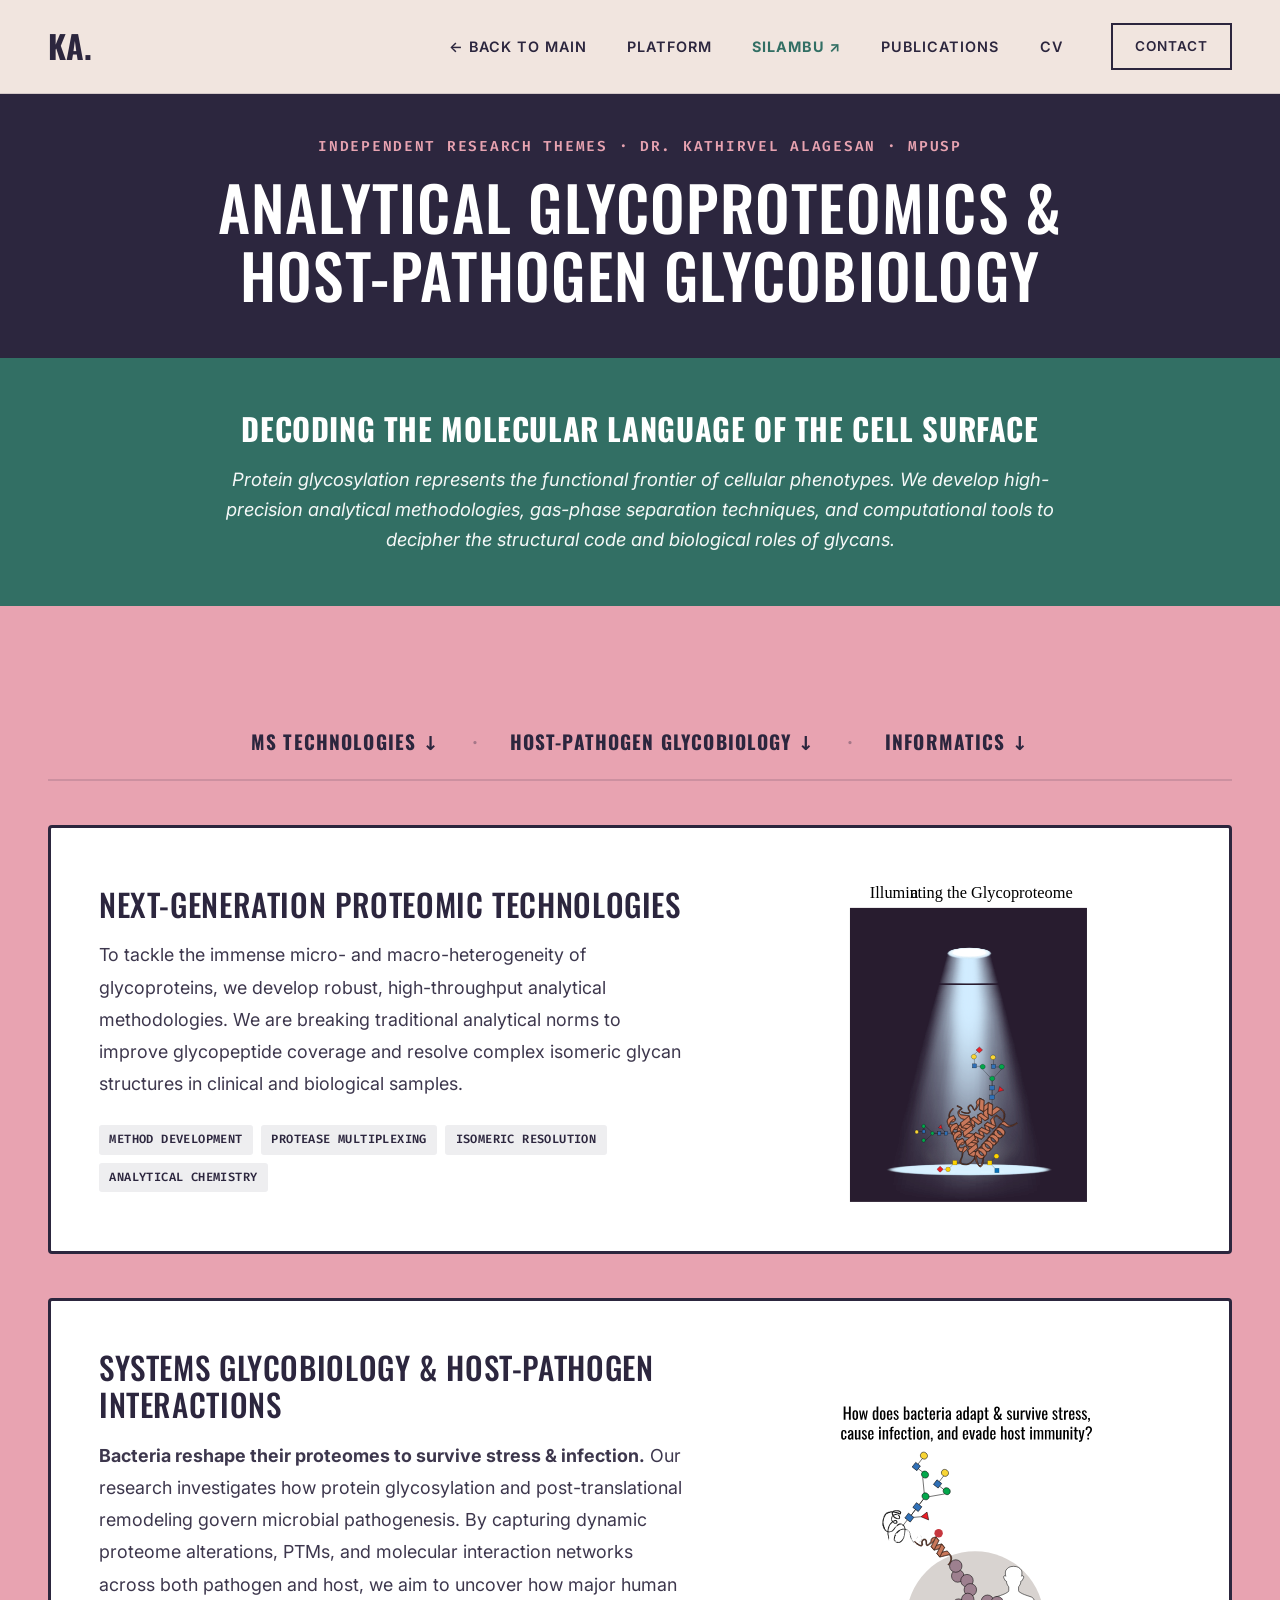
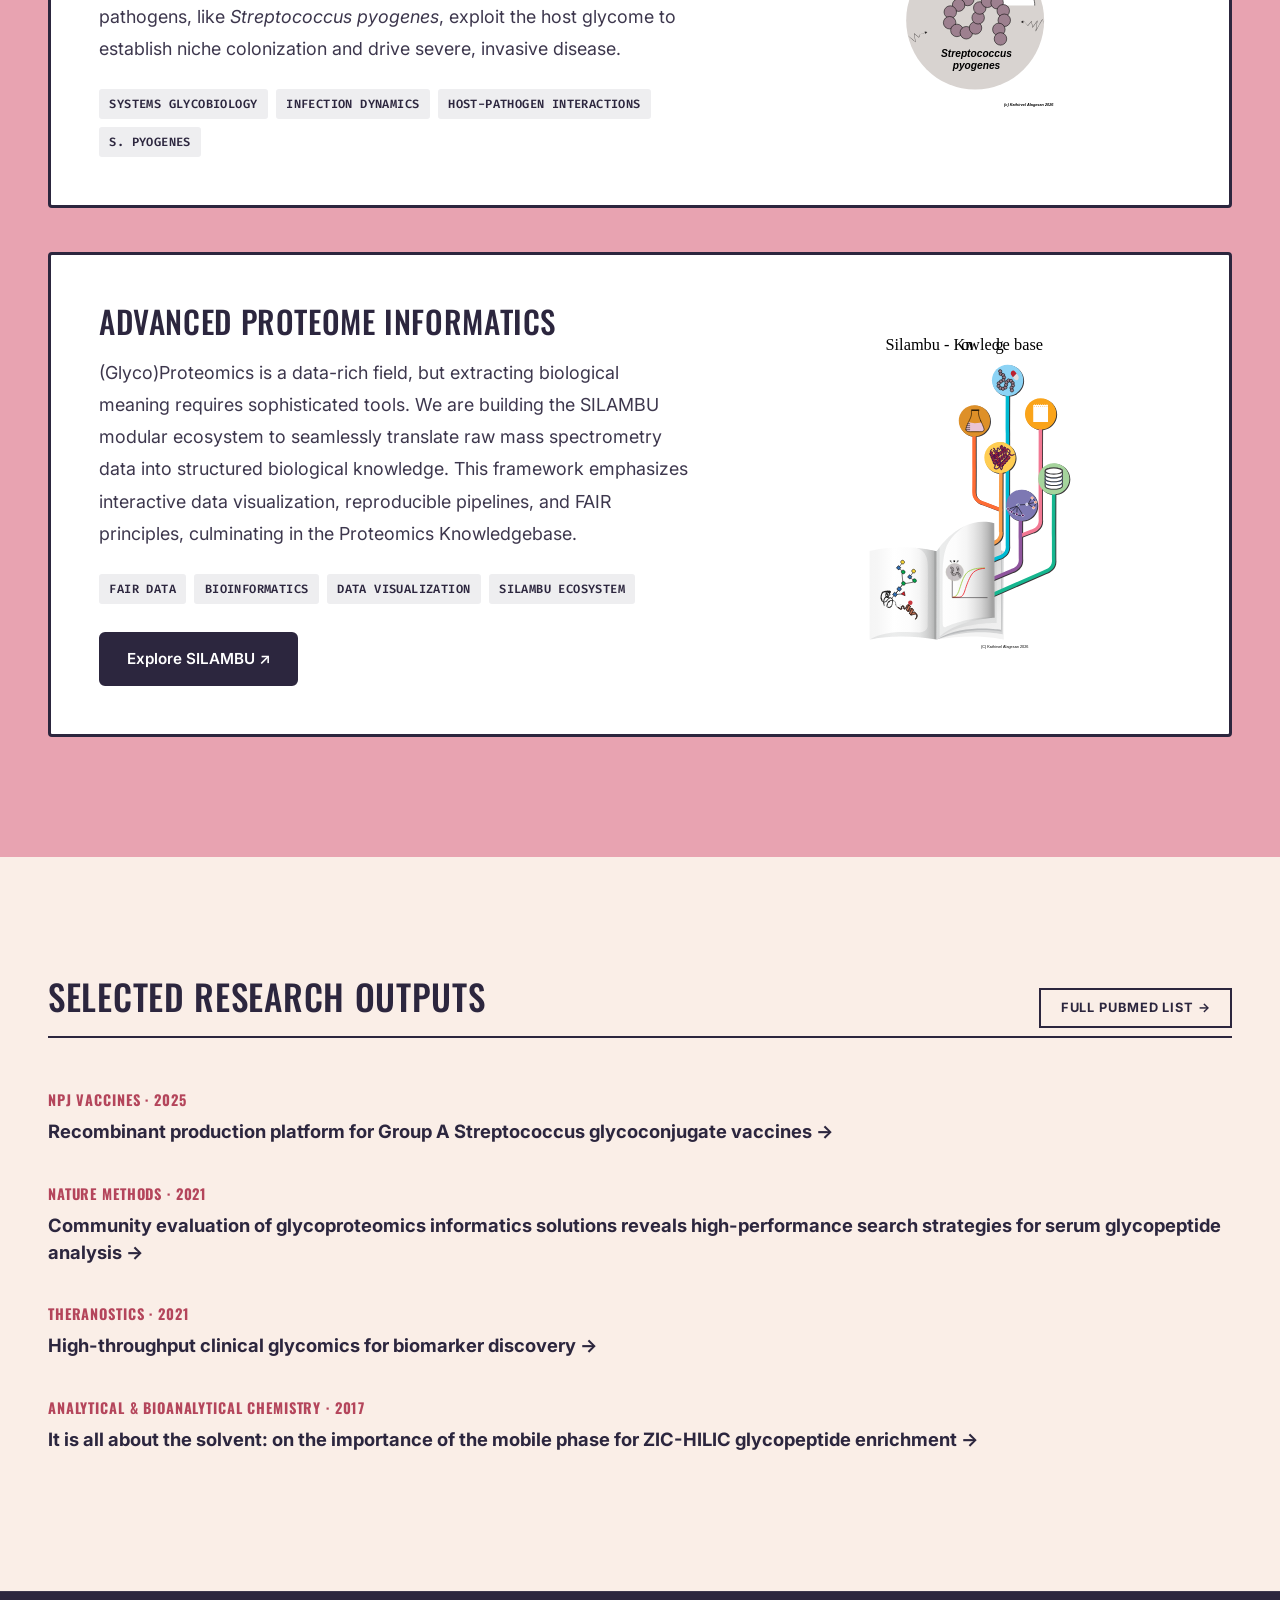
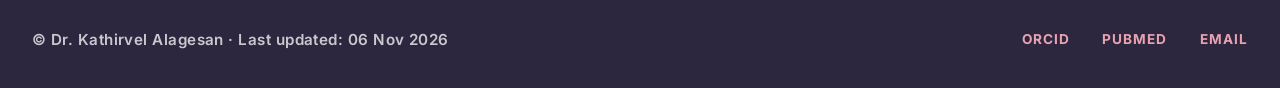
<file: research.html>
<!DOCTYPE html>
<html lang="en">
<head>
    <meta charset="UTF-8">
    <meta name="viewport" content="width=device-width, initial-scale=1.0">
    <meta name="description" content="Analytical Glycoproteomics & Host-Pathogen Glycobiology | Next-Generation MS Technologies · Host-Pathogen Interactions · GlycoProteome Informatics by Dr. Kathirvel Alagesan.">
    <meta name="google-site-verification" content="M2EP-Uqpj0NQas1eNHSiCozvgyFSXLWA8i90FR-kQQc" />
    <title>Analytical Glycoproteomics &amp; Host-Pathogen Glycobiology | Dr. Kathirvel Alagesan</title>
    <link rel="preconnect" href="https://fonts.googleapis.com">
    <link rel="preconnect" href="https://fonts.gstatic.com" crossorigin>
    <link href="https://fonts.googleapis.com/css2?family=Fira+Code:wght@400;500;600&family=Inter:wght@300;400;500;600;700&family=Oswald:wght@400;500;600;700&display=swap" rel="stylesheet">
    <link rel="stylesheet" href="https://cdnjs.cloudflare.com/ajax/libs/font-awesome/6.4.2/css/all.min.css">
    <link rel="stylesheet" href="style.css">
    <style>
        html { scroll-behavior: smooth; }
        .page-header { padding: 135px 3rem 50px; text-align: center; }

        /* Quick-Jump In-Page Theme Anchors */
        .theme-nav-anchors {
            display: flex;
            justify-content: center;
            align-items: center;
            gap: 1.25rem 2rem;
            flex-wrap: wrap;
            margin-bottom: 2.75rem;
            padding-bottom: 1.25rem;
            border-bottom: 2px solid rgba(44, 38, 62, 0.15);
        }
        .theme-anchor-link {
            font-family: var(--font-heading);
            font-size: 1.2rem;
            font-weight: 700;
            text-transform: uppercase;
            letter-spacing: 0.06em;
            color: var(--color-bg-navy);
            text-decoration: none;
            transition: color 0.2s, transform 0.2s;
            display: inline-flex;
            align-items: center;
            gap: 0.35rem;
        }
        .theme-anchor-link:hover {
            color: var(--color-accent);
            transform: translateY(-1px);
        }
        .theme-anchor-divider {
            color: var(--color-bg-navy);
            opacity: 0.35;
            font-weight: 700;
            font-size: 1.2rem;
        }
        
        /* Editorial Research Theme Cards (Split Layout, 3px Solid Navy Border, Zero Shadows) */
        .editorial-themes-container {
            display: flex;
            flex-direction: column;
            gap: 2.75rem;
        }
        .editorial-theme-card {
            background: #ffffff;
            border: 3px solid var(--color-bg-navy);
            border-radius: 4px;
            padding: 3rem;
            display: grid;
            grid-template-columns: 1.15fr 0.85fr;
            gap: 3.5rem;
            align-items: center;
            box-shadow: none;
            scroll-margin-top: 100px;
        }
        .editorial-figure-col {
            display: flex;
            align-items: center;
            justify-content: center;
            width: 100%;
        }
        .editorial-figure-col img {
            width: 100%;
            height: auto;
            max-height: 380px;
            object-fit: contain;
            display: block;
            border: none;
            box-shadow: none;
        }
        .editorial-card-title {
            font-family: var(--font-heading);
            font-size: 1.95rem;
            line-height: 1.2;
            text-transform: uppercase;
            color: var(--color-bg-navy);
            margin: 0 0 1rem;
        }
        .editorial-card-text {
            font-family: var(--font-body);
            font-size: 1.12rem;
            line-height: 1.8;
            color: rgba(44, 38, 62, 0.92);
            margin-bottom: 1.5rem;
        }
        .card-tags {
            display: flex;
            flex-wrap: wrap;
            gap: 0.5rem;
        }
        .chip-tag {
            font-family: 'Fira Code', monospace;
            font-size: 0.75rem;
            background: rgba(44, 38, 62, 0.08);
            color: var(--color-bg-navy);
            padding: 0.3rem 0.65rem;
            border-radius: 3px;
            font-weight: 600;
            text-transform: uppercase;
            letter-spacing: 0.4px;
        }

        /* Clean Publication List (Platform Style) */
        .platform-pub-list {
            list-style: none;
            padding: 0;
            margin: 2rem 0 0 0;
        }
        .platform-pub-item {
            padding: 1.15rem 0;
            display: flex;
            flex-direction: column;
            gap: 0.35rem;
        }
        .platform-pub-meta {
            display: flex;
            align-items: center;
            gap: 0.75rem;
            flex-wrap: wrap;
        }
        .platform-pub-journal {
            font-family: var(--font-heading);
            font-size: 0.9rem;
            font-weight: 700;
            text-transform: uppercase;
            letter-spacing: 0.06em;
            color: var(--color-accent);
        }
        .platform-pub-title {
            font-size: 1.15rem;
            font-weight: 700;
            color: var(--color-bg-navy);
            text-decoration: none;
            line-height: 1.45;
            transition: opacity 0.2s;
        }
        .platform-pub-title:hover {
            opacity: 0.7;
            text-decoration: underline;
        }
        .platform-pub-desc {
            font-size: 0.98rem;
            color: var(--color-bg-navy);
            line-height: 1.6;
            opacity: 0.9;
        }

        @media (max-width: 950px) {
            .editorial-theme-card {
                grid-template-columns: 1fr;
                gap: 2rem;
                padding: 2rem 1.5rem;
            }
        }
    </style>
</head>
<body class="bg-peach">

    <!-- Navigation -->
    <nav class="navbar">
        <div class="nav-content">
            <div class="logo"><a href="index.html" style="text-decoration: none; color: inherit;">KA.</a></div>
            <ul class="nav-links">
                <li><a href="index.html">← Back to Main</a></li>
                <li><a href="platform-details.html">Platform</a></li>
                <li><a href="https://kathiralagesan.github.io/silambu/" target="_blank" style="color: var(--color-bg-teal); font-weight: 700;">SILAMBU ↗</a></li>
                <li><a href="index.html#highlights">Publications</a></li>
                <li><a href="cv.html">CV</a></li>
            </ul>
            <a href="mailto:alagesan@mpusp.mpg.de" class="nav-cta">Contact</a>
        </div>
    </nav>

    <!-- LEVEL 1: Header (NAVY) -->
    <header class="page-header bg-navy">
        <div class="section-content">
            <div style="font-family: 'Fira Code', monospace; font-size: 0.9rem; letter-spacing: 0.12em; color: var(--color-bg-pink); text-transform: uppercase; margin-bottom: 0.85rem; font-weight: 600;">
                Independent Research Themes · Dr. Kathirvel Alagesan · MPUSP
            </div>
            <h1 style="font-size: clamp(2.4rem, 4.8vw, 4.5rem); margin: 0;">Analytical Glycoproteomics &amp;<br>Host-Pathogen Glycobiology</h1>
        </div>
    </header>

    <!-- LEVEL 2: Tagline Banner (TEAL) -->
    <div class="tagline-banner bg-teal">
        <div class="tagline-content">
            <h2>Decoding the Molecular Language of the Cell Surface</h2>
            <p>
                Protein glycosylation represents the functional frontier of cellular phenotypes. We develop high-precision analytical methodologies, gas-phase separation techniques, and computational tools to decipher the structural code and biological roles of glycans.
            </p>
        </div>
    </div>

    <main>
        <!-- LEVEL 3: Editorial Research Themes (PINK) -->
        <section class="section bg-pink">
            <div class="section-content">

                <!-- In-Page Quick-Jump Anchor Links -->
                <nav class="theme-nav-anchors" aria-label="Research Themes Navigation">
                    <a href="#theme-technologies" class="theme-anchor-link">MS Technologies ↓</a>
                    <span class="theme-anchor-divider">·</span>
                    <a href="#theme-glycobiology" class="theme-anchor-link">Host-Pathogen Glycobiology ↓</a>
                    <span class="theme-anchor-divider">·</span>
                    <a href="#theme-informatics" class="theme-anchor-link">Informatics ↓</a>
                </nav>

                <div class="editorial-themes-container">
                    
                    <!-- Theme 01: Next-Generation Proteomic Technologies -->
                    <div id="theme-technologies" class="editorial-theme-card">
                        <div class="editorial-text-col">
                            <h3 class="editorial-card-title">Next-Generation Proteomic Technologies</h3>
                            <p class="editorial-card-text">
                                To tackle the immense micro- and macro-heterogeneity of glycoproteins, we develop robust, high-throughput analytical methodologies. We are breaking traditional analytical norms to improve glycopeptide coverage and resolve complex isomeric glycan structures in clinical and biological samples.
                            </p>
                            <div class="card-tags">
                                <span class="chip-tag">Method Development</span>
                                <span class="chip-tag">Protease Multiplexing</span>
                                <span class="chip-tag">Isomeric Resolution</span>
                                <span class="chip-tag">Analytical Chemistry</span>
                            </div>
                        </div>
                        <div class="editorial-figure-col">
                            <img src="images/Illu_Glyco.svg" alt="Next-Generation Proteomic Technologies Workflow">
                        </div>
                    </div>

                    <!-- Theme 02: Systems Glycobiology & Host-Pathogen Interactions -->
                    <div id="theme-glycobiology" class="editorial-theme-card">
                        <div class="editorial-text-col">
                            <h3 class="editorial-card-title">Systems Glycobiology &amp; Host-Pathogen Interactions</h3>
                            <p class="editorial-card-text">
                                <strong>Bacteria reshape their proteomes to survive stress &amp; infection.</strong> Our research investigates how protein glycosylation and post-translational remodeling govern microbial pathogenesis. By capturing dynamic proteome alterations, PTMs, and molecular interaction networks across both pathogen and host, we aim to uncover how major human pathogens, like <em>Streptococcus pyogenes</em>, exploit the host glycome to establish niche colonization and drive severe, invasive disease.
                            </p>
                            <div class="card-tags">
                                <span class="chip-tag">Systems Glycobiology</span>
                                <span class="chip-tag">Infection Dynamics</span>
                                <span class="chip-tag">Host-Pathogen Interactions</span>
                                <span class="chip-tag">S. pyogenes</span>
                            </div>
                        </div>
                        <div class="editorial-figure-col">
                            <img src="images/Bacteria.svg" alt="Systems Glycobiology & Host-Pathogen Interactions">
                        </div>
                    </div>

                    <!-- Theme 03: Advanced Proteome Informatics -->
                    <div id="theme-informatics" class="editorial-theme-card">
                        <div class="editorial-text-col">
                            <h3 class="editorial-card-title">Advanced Proteome Informatics</h3>
                            <p class="editorial-card-text">
                                (Glyco)Proteomics is a data-rich field, but extracting biological meaning requires sophisticated tools. We are building the SILAMBU modular ecosystem to seamlessly translate raw mass spectrometry data into structured biological knowledge. This framework emphasizes interactive data visualization, reproducible pipelines, and FAIR principles, culminating in the Proteomics Knowledgebase.
                            </p>
                            <div class="card-tags" style="margin-bottom: 1.75rem;">
                                <span class="chip-tag">FAIR Data</span>
                                <span class="chip-tag">Bioinformatics</span>
                                <span class="chip-tag">Data Visualization</span>
                                <span class="chip-tag">SILAMBU Ecosystem</span>
                            </div>
                            <div>
                                <a href="https://kathiralagesan.github.io/silambu/" target="_blank" class="author-chip" style="background: var(--color-bg-navy); color: #ffffff; border: 2px solid var(--color-bg-navy); font-size: 0.95rem; padding: 0.75rem 1.6rem; display: inline-flex; align-items: center; gap: 0.5rem; text-decoration: none; width: fit-content; box-shadow: none;">
                                    Explore SILAMBU ↗
                                </a>
                            </div>
                        </div>
                        <div class="editorial-figure-col">
                            <img src="images/Informatics.svg" alt="SILAMBU Advanced Proteome Informatics Ecosystem">
                        </div>
                    </div>

                </div>
            </div>
        </section>

        <!-- LEVEL 4: Selected Research Outputs (PEACH - Platform Style) -->
        <section id="outputs" class="section bg-peach">
            <div class="section-content">
                <div style="display: flex; justify-content: space-between; align-items: baseline; flex-wrap: wrap; border-bottom: 2px solid var(--color-text-main); padding-bottom: 0.5rem; margin-bottom: 2rem; gap: 1rem;">
                    <h2 style="font-size: 2.2rem; color: var(--color-bg-navy); margin: 0; text-transform: uppercase;">Selected Research Outputs</h2>
                    <a href="https://pubmed.ncbi.nlm.nih.gov/?term=Alagesan+K%5BAuthor%5D&sort=date" target="_blank" class="btn outline-btn" style="font-size: 0.8rem; padding: 0.45rem 1.2rem;">Full PubMed List →</a>
                </div>

                <ul class="platform-pub-list">
                    <li class="platform-pub-item">
                        <div class="platform-pub-meta">
                            <span class="platform-pub-journal">npj Vaccines · 2025</span>
                        </div>
                        <a href="https://doi.org/10.1038/s41541-025-01068-2" target="_blank" class="platform-pub-title">
                            Recombinant production platform for Group A Streptococcus glycoconjugate vaccines →
                        </a>
                    </li>

                    <li class="platform-pub-item">
                        <div class="platform-pub-meta">
                            <span class="platform-pub-journal">Nature Methods · 2021</span>
                        </div>
                        <a href="https://doi.org/10.1038/s41592-021-01281-2" target="_blank" class="platform-pub-title">
                            Community evaluation of glycoproteomics informatics solutions reveals high-performance search strategies for serum glycopeptide analysis →
                        </a>
                    </li>

                    <li class="platform-pub-item">
                        <div class="platform-pub-meta">
                            <span class="platform-pub-journal">Theranostics · 2021</span>
                        </div>
                        <a href="https://doi.org/10.7150/thno.51323" target="_blank" class="platform-pub-title">
                            High-throughput clinical glycomics for biomarker discovery →
                        </a>
                    </li>

                    <li class="platform-pub-item">
                        <div class="platform-pub-meta">
                            <span class="platform-pub-journal">Analytical &amp; Bioanalytical Chemistry · 2017</span>
                        </div>
                        <a href="https://doi.org/10.1007/s00216-016-0051-6" target="_blank" class="platform-pub-title">
                            It is all about the solvent: on the importance of the mobile phase for ZIC-HILIC glycopeptide enrichment →
                        </a>
                    </li>
                </ul>
            </div>
        </section>
    </main>

    <!-- Footer -->
    <footer>
        <div class="footer-content">
            <p class="footer-sub">&copy; Dr. Kathirvel Alagesan · Last updated: <span id="last-update"></span></p>
            <div class="footer-links">
                <a id="footer-orcid" href="https://orcid.org/0000-0002-7596-5558" target="_blank">ORCID</a>
                <a id="footer-pubmed" href="https://pubmed.ncbi.nlm.nih.gov/?term=Alagesan+K%5BAuthor%5D&sort=date" target="_blank">PubMed</a>
                <a id="footer-email" href="mailto:alagesan@mpusp.mpg.de">Email</a>
            </div>
        </div>
    </footer>

    <script src="data.js"></script>
    <script src="main.js"></script>
</body>
</html>
</file>
<file: style.css>
/* ==========================================================================
   CSS Variables: KA. Portfolio Theme: Madurai Ruby
   ========================================================================== */
:root {
  --color-bg-navy: #2C263E;
  --color-bg-peach: #FAEEE7;
  --color-bg-pink: #E8A3B1;
  --color-bg-teal: #326F64;
  --color-text-main: #2C263E;
  --color-text-light: #FFFFFF;
  --color-accent: #B4455B;
  --color-border: rgba(44, 38, 62, 0.15);
  --color-text-muted: rgba(44, 38, 62, 0.72);
  --color-text-muted-light: rgba(255, 255, 255, 0.78);
  --color-pillar-pink: #E8A3B1;
  --color-pillar-blue: #B4455B;
  --color-pillar-green: #326F64;

  /* Typography */
  --font-heading: 'Oswald', system-ui, -apple-system, sans-serif;
  --font-body: 'Inter', -apple-system, BlinkMacSystemFont, "Segoe UI", Roboto, Helvetica, Arial, sans-serif;
  --transition: all 0.35s cubic-bezier(0.25, 1, 0.5, 1);

  --max-width: 1360px;
  --section-padding: 120px;
}

/* ==========================================================================
   Reset & Base
   ========================================================================== */
*, *::before, *::after { margin: 0; padding: 0; box-sizing: border-box; }
html { scroll-behavior: smooth; }
body {
    font-family: var(--font-body);
    background-color: var(--color-bg-peach);
    color: var(--color-text-main);
    line-height: 1.7;
    font-weight: 400;
    overflow-x: hidden;
}
h1, h2, h3 { 
    font-family: var(--font-heading); 
    font-weight: 500; 
    text-transform: uppercase; 
    letter-spacing: 0.02em; 
    line-height: 1.1; 
}
h4 { font-family: var(--font-body); font-weight: 600; }
a { text-decoration: none; color: inherit; transition: var(--transition); }
ul { list-style: none; }
img { max-width: 100%; display: block; }

/* ==========================================================================
   Navigation
   ========================================================================== */
.navbar {
    position: fixed; top: 0; width: 100%; z-index: 1000;
    background: rgba(253, 234, 232, 0.96); /* Match peach base */
    backdrop-filter: blur(10px);
    border-bottom: 1px solid var(--color-border);
}
.nav-content {
    max-width: var(--max-width); margin: 0 auto;
    padding: 1.2rem 3rem;
    display: flex; align-items: center; gap: 3rem;
}
.logo {
    font-family: var(--font-heading); font-size: 2rem; font-weight: 700;
    color: var(--color-text-main); margin-right: auto;
}
.nav-links { display: flex; gap: 2.5rem; }
.nav-links a {
    font-size: 0.9rem; text-transform: uppercase;
    letter-spacing: 0.07em; color: var(--color-text-main); font-weight: 600;
}
.nav-links a:hover { opacity: 0.6; }
.nav-cta {
    font-size: 0.85rem; text-transform: uppercase; letter-spacing: 0.07em;
    padding: 0.6rem 1.4rem; border: 2px solid var(--color-text-main);
    font-weight: 600; transition: var(--transition);
}
.nav-cta:hover { background: var(--color-text-main); color: #fff; }

/* ==========================================================================
   Buttons
   ========================================================================== */
.btn {
    display: inline-block; padding: 0.9rem 2rem; font-size: 0.9rem;
    font-family: var(--font-body); font-weight: 700;
    text-transform: uppercase; letter-spacing: 0.07em;
    transition: var(--transition); border: 2px solid var(--color-text-main);
    cursor: pointer; text-align: center;
}
.btn.primary { background: var(--color-text-main); color: #fff; }
.btn.primary:hover { background: transparent; color: var(--color-text-main); border-color: var(--color-text-main); }
.btn.secondary { background: transparent; color: var(--color-text-light); border-color: var(--color-text-light); }
.btn.secondary:hover { background: var(--color-text-light); color: var(--color-text-main); }
.outline-btn { border: 2px solid var(--color-text-main); color: var(--color-text-main); background: transparent; padding: 0.7rem 1.5rem; font-size: 0.8rem; }
.outline-btn:hover { background: var(--color-text-main); color: #fff; }
.btn.pub-btn { background: #fff; color: var(--color-bg-navy); border-color: #fff; font-size: 0.85rem; padding: 0.8rem 1.8rem; }
.btn.pub-btn:hover { background: var(--color-bg-pink); border-color: var(--color-bg-pink); color: var(--color-text-main); }
.btn.pub-btn-outline { background: transparent; color: #fff; border-color: rgba(255,255,255,0.5); font-size: 0.85rem; padding: 0.8rem 1.8rem; }
.btn.pub-btn-outline:hover { background: rgba(255,255,255,0.1); border-color: #fff; }

/* ==========================================================================
   Color Blocking Backgrounds
   ========================================================================== */
.bg-peach { background-color: var(--color-bg-peach); color: var(--color-text-main); }
.bg-pink { background-color: var(--color-bg-pink); color: var(--color-text-main); }
.bg-navy { background-color: var(--color-bg-navy); color: var(--color-text-light); }
.bg-teal { background-color: var(--color-bg-teal); color: var(--color-text-light); }

/* Text color overrides for dark backgrounds */
.bg-navy h1, .bg-navy h2, .bg-navy h3,
.bg-teal h1, .bg-teal h2, .bg-teal h3 { color: var(--color-text-light); }
.bg-navy p, .bg-teal p { color: var(--color-text-muted-light); }

/* ==========================================================================
   Hero
   ========================================================================== */
.hero {
    padding: 125px 3rem 60px;
    display: flex; align-items: center;
}
.hero-content {
    max-width: var(--max-width); margin: 0 auto;
    display: flex; align-items: center; gap: 4rem;
}
.hero-text { flex: 1; }
.hero-text h1 {
    font-size: clamp(2.8rem, 5vw, 4.2rem);
    margin-bottom: 0.4rem; line-height: 1.05;
}
.hero-title {
    font-size: 1.3rem; font-weight: 600; color: var(--color-bg-pink);
    margin-bottom: 0.4rem; font-family: var(--font-body);
}
.hero-institution {
    font-size: 1.05rem; color: var(--color-text-muted-light);
    margin-bottom: 0.85rem;
}
.hero-actions { display: flex; gap: 1.5rem; margin-bottom: 2.5rem; flex-wrap: wrap; }
.hero-links { display: flex; align-items: center; gap: 1rem; font-size: 0.9rem; }
.hero-links a { color: var(--color-text-muted-light); text-transform: uppercase; font-weight: 700; letter-spacing: 0.05em; font-size: 0.85rem; }
.hero-links a:hover { color: var(--color-bg-pink); }
.hero-links .divider { color: rgba(255,255,255,0.2); }

/* Eyebrow, Leads & Quick-Jump Pills */
.hero-eyebrow {
    font-size: 0.85rem;
    font-weight: 700;
    letter-spacing: 0.15em;
    text-transform: uppercase;
    color: var(--color-bg-pink);
    margin-bottom: 0.75rem;
}
.hero-lead {
    font-size: 1.35rem;
    font-weight: 600;
    color: #ffffff;
    line-height: 1.45;
    margin-bottom: 0.75rem;
    max-width: 650px;
}
.hero-sublead {
    font-size: 1.05rem;
    line-height: 1.6;
    color: var(--color-text-muted-light);
    margin-bottom: 1.8rem;
    max-width: 650px;
}
.hero-pills {
    display: flex;
    flex-wrap: wrap;
    gap: 0.75rem;
    margin-bottom: 1.5rem;
}
.hero-pill {
    display: inline-block;
    padding: 0.45rem 1rem;
    border-radius: 4px;
    background: rgba(255, 255, 255, 0.08);
    border: 1px solid rgba(255, 255, 255, 0.2);
    color: #ffffff;
    font-size: 0.85rem;
    font-weight: 600;
    letter-spacing: 0.04em;
    text-transform: uppercase;
    transition: var(--transition);
}
.hero-pill:hover {
    background: var(--color-bg-teal);
    border-color: var(--color-bg-teal);
    color: #ffffff;
}

.hero-image-wrapper { flex: 0 0 290px; }
.hero-image-wrapper img {
    width: 100%; height: 380px; object-fit: cover;
    border: 3px solid var(--color-bg-pink);
    border-radius: 4px;
}

/* ==========================================================================
   Tagline Banner
   ========================================================================== */
.tagline-banner {
    padding: 3.2rem 2rem;
    text-align: center;
}
.tagline-content {
    max-width: 1100px;
    margin: 0 auto;
}
.tagline-banner h2 {
    font-size: clamp(1.6rem, 2.4vw, 2.3rem);
    font-weight: 700;
    line-height: 1.3;
    margin-bottom: 0.9rem;
    color: #ffffff;
    white-space: normal;
}
@media (min-width: 900px) {
    .tagline-banner h2 {
        white-space: nowrap;
    }
}
.tagline-banner p,
#profile-tagline-subtitle {
    font-size: 1.15rem;
    font-style: italic;
    line-height: 1.65;
    color: rgba(255, 255, 255, 0.95);
    max-width: 850px;
    margin: 0 auto;
}

/* ==========================================================================
   Metrics Ribbon (Platform by the Numbers)
   ========================================================================== */
.metrics-ribbon {
    background-color: #20243a; /* Deep refined Navy */
    color: #ffffff;
    padding: 2.8rem 2rem;
    border-top: 3px solid var(--color-bg-teal);
    border-bottom: 1px solid rgba(255, 255, 255, 0.08);
}
.metrics-container {
    max-width: var(--max-width);
    margin: 0 auto;
}
.metrics-grid {
    display: grid;
    grid-template-columns: repeat(4, 1fr);
    gap: 1.5rem;
    text-align: center;
}
.metric-item {
    display: flex;
    flex-direction: column;
    align-items: center;
    justify-content: center;
    padding: 0.5rem 1rem;
    border-right: 1px solid rgba(255, 255, 255, 0.1);
}
.metric-item:last-child {
    border-right: none;
}
.metric-number {
    font-family: var(--font-heading);
    font-size: clamp(2.4rem, 4vw, 3.4rem);
    font-weight: 700;
    color: var(--color-bg-pink);
    line-height: 1;
    margin-bottom: 0.5rem;
}
.metric-label {
    font-size: 0.85rem;
    text-transform: uppercase;
    letter-spacing: 0.08em;
    color: var(--color-text-muted-light);
    font-weight: 600;
}
@media (max-width: 860px) {
    .metrics-grid {
        grid-template-columns: repeat(2, 1fr);
        gap: 2rem;
    }
    .metric-item:nth-child(2) {
        border-right: none;
    }
}
@media (max-width: 480px) {
    .metrics-grid {
        grid-template-columns: 1fr;
    }
    .metric-item {
        border-right: none;
        border-bottom: 1px solid rgba(255, 255, 255, 0.1);
        padding-bottom: 1.5rem;
    }
    .metric-item:last-child {
        border-bottom: none;
        padding-bottom: 0;
    }
}

/* ==========================================================================
   Sections: Layout
   ========================================================================== */
.section { padding: var(--section-padding) 3rem; }
.section-content { max-width: var(--max-width); margin: 0 auto; }

.section-header-split {
    display: flex; gap: 6rem; align-items: flex-start;
    margin-bottom: 5rem;
}
.section-header-split h2, .section-header-center h2 { 
    font-size: clamp(3rem, 5vw, 4rem); 
}
.section-description { flex: 1; font-size: 1.15rem; padding-top: 1rem; }

.section-header-center { text-align: center; margin-bottom: 5rem; }

/* About Split */
.about-split { display: flex; gap: 8rem; align-items: flex-start; margin-bottom: 6rem; }
.about-header { flex: 0 0 280px; }
.about-header h2 { font-size: clamp(3.5rem, 5vw, 5rem); }
.about-text { flex: 1; font-size: 1.25rem; }
.contact-details {
    margin-top: 3rem; display: flex; flex-direction: column; gap: 0.5rem;
    font-size: 0.95rem; font-weight: 700; text-transform: uppercase; letter-spacing: 0.05em;
}
.contact-details a:hover { opacity: 0.6; }

.about-links a { transition: var(--transition); }
.about-links a:hover { color: var(--color-bg-teal) !important; }

/* ==========================================================================
   Author Chips (SILAMBU Style Contact & Links)
   ========================================================================== */
.author-chip-group {
    display: flex;
    flex-wrap: wrap;
    gap: 0.75rem;
    align-items: center;
}
.author-chip {
    background: #ffffff;
    border: 2px solid var(--color-text-main);
    color: var(--color-text-main);
    padding: 0.55rem 1.15rem;
    border-radius: 6px;
    font-size: 0.88rem;
    font-weight: 600;
    display: inline-flex;
    align-items: center;
    gap: 0.5rem;
    text-decoration: none;
    transition: var(--transition);
}
.author-chip i {
    font-size: 1rem;
    color: var(--color-bg-teal);
    transition: var(--transition);
}
.author-chip:hover {
    background: var(--color-text-main);
    color: #ffffff;
    border-color: var(--color-text-main);
    transform: translateY(-2px);
    box-shadow: 0 4px 12px rgba(43, 48, 76, 0.15);
}
.author-chip:hover i {
    color: #ffffff;
}

/* ==========================================================================
   Role Boxes Triad & Subpage Boxes
   ========================================================================== */
.dual-role-container {
    display: grid; 
    grid-template-columns: repeat(3, 1fr); 
    gap: 0; /* Seamless connection */
    max-width: var(--max-width); 
    margin: 0 auto;
    border: 4px solid var(--color-text-main);
}
/* When used on subpages with 2 boxes */
.dual-role-container:has(> :last-child:nth-child(2)),
.dual-boxes-2 {
    grid-template-columns: repeat(2, 1fr) !important;
}
.role-box {
    padding: 3.5rem 2.5rem; 
    display: flex; 
    flex-direction: column; 
    align-items: flex-start;
}
.role-box h3 { font-size: 1.85rem; margin-bottom: 1.25rem; line-height: 1.2; }
.role-box p { font-size: 1.05rem; line-height: 1.65; margin-bottom: 2.5rem; flex: 1; }

.role-box.navy { background: var(--color-bg-navy); color: #fff; }
.role-box.navy h3 { color: #fff; }
.role-box.navy p { color: rgba(255,255,255,0.85); }

.role-box.peach { background: var(--color-bg-peach); color: var(--color-text-main); border-left: 4px solid var(--color-text-main); }
.role-box.peach h3 { color: var(--color-text-main); }
.role-box.peach p { color: rgba(43, 48, 76, 0.85); }

.role-box.teal { background: var(--color-bg-teal); color: #fff; border-left: 4px solid var(--color-text-main); }
.role-box.teal h3 { color: #fff; }
.role-box.teal p { color: rgba(255,255,255,0.92); }
.role-box.teal .btn { border-color: #fff; color: #fff; }
.role-box.teal .btn:hover { background: #fff; color: var(--color-bg-teal); }

/* ==========================================================================
   The 3 Pillars Graphic
   ========================================================================== */
.pillars-grid {
    display: grid; grid-template-columns: repeat(auto-fit, minmax(300px, 1fr)); gap: 3rem;
}
.pillar-card {
    background: #fff; padding: 3rem 2.5rem;
    border: 3px solid var(--color-text-main);
    text-align: center; border-top: 10px solid transparent;
    transition: var(--transition);
}
.pillar-card:hover { transform: translateY(-5px); box-shadow: 10px 10px 0px rgba(43,48,76,0.1); }
.pillar-card h3 { font-size: 1.8rem; margin-bottom: 1rem; color: var(--color-text-main); }
.pillar-card p { font-size: 1.1rem; line-height: 1.6; }

.pillar-pink { border-top-color: var(--color-pillar-pink); }
.pillar-blue { border-top-color: var(--color-pillar-blue); }
.pillar-green { border-top-color: var(--color-pillar-green); }

/* ==========================================================================
   Research / Platform Cards (Staggered Layout)
   ========================================================================== */
.project-card {
    display: flex; align-items: stretch; gap: 0;
    margin-bottom: 4rem; background: #fff;
    border: 3px solid var(--color-text-main);
}
.project-card.row-reverse { flex-direction: row-reverse; }

.project-image-wrapper { flex: 0 0 45%; border-right: 3px solid var(--color-text-main); }
.project-card.row-reverse .project-image-wrapper { border-right: none; border-left: 3px solid var(--color-text-main); }

.project-img { width: 100%; height: 100%; object-fit: cover; min-height: 420px; }
.project-img.contain { object-fit: contain; background: #ffffff; padding: 1.5rem; }
.project-image-placeholder {
    width: 100%; min-height: 100%; background: var(--color-bg-pink);
    display: flex; align-items: center; justify-content: center;
    font-size: 1rem; font-family: var(--font-heading); text-transform: uppercase;
    color: var(--color-text-main);
}
/* Allow custom backgrounds for placeholders in specific sections */
.bg-teal .project-image-placeholder { background: var(--color-bg-peach); }
.bg-peach .project-image-placeholder { background: var(--color-bg-pink); }

.project-info { flex: 1; padding: 4rem; display: flex; flex-direction: column; justify-content: center; color: var(--color-text-main); }
.serif-title { font-size: clamp(2rem, 3vw, 2.5rem); margin-bottom: 1.5rem; line-height: 1.2; text-transform: uppercase; font-family: var(--font-heading); }
.project-card h3,
.project-card .serif-title,
.project-info h3,
.project-info .serif-title { color: var(--color-text-main) !important; }
.project-card p,
.project-info p { color: rgba(43, 48, 76, 0.85) !important; font-size: 1.1rem; margin-bottom: 1rem; line-height: 1.7; }

.project-tags { display: flex; flex-wrap: wrap; gap: 0.8rem; margin-top: 1.5rem; }
.tag {
    font-size: 0.85rem; font-weight: 700; text-transform: uppercase; letter-spacing: 0.08em;
    color: var(--color-bg-teal);
    background: transparent;
    border: none;
    padding: 0;
}

/* ==========================================================================
   Clean Publication List (Standard across all pages)
   ========================================================================== */
.platform-pub-list {
    list-style: none;
    padding: 0;
    margin: 2.5rem 0 0 0;
}
.platform-pub-item {
    padding: 1.15rem 0;
    display: flex;
    flex-direction: column;
    gap: 0.35rem;
}
.platform-pub-meta {
    display: flex;
    align-items: center;
    gap: 0.75rem;
    flex-wrap: wrap;
}
.platform-pub-journal {
    font-family: var(--font-heading);
    font-size: 0.9rem;
    font-weight: 700;
    text-transform: uppercase;
    letter-spacing: 0.06em;
    color: var(--color-accent);
}
.platform-pub-title {
    font-size: 1.15rem;
    font-weight: 700;
    color: var(--color-bg-navy);
    text-decoration: none;
    line-height: 1.45;
    transition: opacity 0.2s;
}
.platform-pub-title:hover {
    opacity: 0.7;
    text-decoration: underline;
}
.platform-pub-desc {
    font-size: 0.98rem;
    color: var(--color-bg-navy);
    line-height: 1.6;
    opacity: 0.9;
}

/* Publication List on Navy (e.g. index.html Highlights) */
#highlights .section-header-split {
    margin-bottom: 2.2rem;
}
.bg-navy .platform-pub-item {
    background: transparent !important;
    box-shadow: none !important;
    border-radius: 0 !important;
    padding: 1.15rem 0;
    border: none !important;
}
.bg-navy .platform-pub-journal {
    color: var(--color-bg-pink);
    font-size: 0.88rem;
    font-weight: 700;
    letter-spacing: 0.08em;
}
.bg-navy .platform-pub-title {
    color: #ffffff;
    font-size: 1.18rem;
    font-weight: 600;
    line-height: 1.45;
}
.bg-navy .platform-pub-title:hover {
    color: var(--color-bg-pink);
    opacity: 1;
}
.bg-navy .platform-pub-desc {
    color: rgba(255, 255, 255, 0.82);
    font-size: 0.98rem;
    line-height: 1.6;
}

/* ==========================================================================
   Publication Highlights (2x2 Grid without Images)
   ========================================================================== */
.pub-links-block { flex: 1; padding-top: 1rem; }
.light-muted { font-size: 1.1rem; margin-bottom: 1.5rem; }
.pub-external-links { display: flex; gap: 1rem; flex-wrap: wrap; }

.highlights-grid {
    display: grid; 
    grid-template-columns: repeat(2, 1fr); 
    gap: 2rem;
    margin-top: 3.5rem;
}
.highlight-card {
    display: flex;
    flex-direction: column;
    justify-content: space-between;
    background: rgba(255,255,255,0.04);
    border: 2px solid rgba(255,255,255,0.22);
    border-radius: 4px;
    padding: 2.25rem;
    transition: var(--transition);
}
.highlight-card:hover { 
    background: rgba(255,255,255,0.08); 
    border-color: var(--color-bg-pink); 
    transform: translateY(-3px);
}
.highlight-journal {
    display: block; font-size: 0.82rem; font-weight: 700; text-transform: uppercase;
    letter-spacing: 0.12em; color: var(--color-bg-pink); margin-bottom: 0.85rem;
}
.highlight-info h3 { 
    font-size: 1.45rem; 
    margin-bottom: 1rem; 
    line-height: 1.25; 
    color: #fff;
    text-transform: uppercase;
    font-family: var(--font-heading);
}
.highlight-info p { 
    margin-bottom: 1.75rem; 
    font-size: 1.02rem;
    line-height: 1.65;
    color: rgba(255,255,255,0.88);
}
.read-more {
    font-size: 0.88rem; font-weight: 700; text-transform: uppercase; letter-spacing: 0.08em;
    color: var(--color-bg-pink);
    display: inline-flex;
    align-items: center;
    gap: 0.4rem;
}
.highlight-card:hover .read-more {
    color: #fff;
}

/* ==========================================================================
   Leadership & Service
   ========================================================================== */
.cv-linear-list {
    list-style: none;
    padding: 0;
    margin: 0;
    display: flex;
    flex-direction: column;
}
.cv-linear-item {
    display: flex;
    align-items: baseline;
    gap: 1.5rem;
    padding: 1.15rem 0;
    border-bottom: 1px solid rgba(44, 38, 62, 0.12);
}
.cv-linear-item:last-child {
    border-bottom: none;
}
.cv-item-year {
    flex: 0 0 110px;
    font-size: 0.95rem;
    font-weight: 700;
    color: var(--color-bg-teal);
    font-family: var(--font-heading);
    letter-spacing: 0.05em;
}
.cv-item-content {
    flex: 1;
    font-size: 1.05rem;
    line-height: 1.6;
    color: var(--color-text-main);
}
.cv-item-role {
    color: var(--color-bg-navy);
    font-weight: 700;
}
.cv-item-sep {
    margin: 0 0.4rem;
    color: var(--color-bg-teal);
    font-weight: 700;
}
.cv-item-body {
    color: var(--color-text-main);
}
@media (max-width: 640px) {
    .cv-linear-item {
        flex-direction: column;
        gap: 0.25rem;
    }
    .cv-item-year {
        flex: auto;
    }
}
.leadership-grid {
    display: grid; grid-template-columns: repeat(auto-fit, minmax(320px, 1fr)); gap: 0;
    border-top: 2px solid var(--color-text-main);
}
.leadership-card {
    padding: 2.5rem 2rem 2.5rem 0; display: flex; gap: 2rem;
    border-bottom: 2px solid var(--color-text-main);
}
.leadership-year {
    flex: 0 0 80px; font-size: 1.2rem; font-weight: 700; font-family: var(--font-heading);
    color: var(--color-text-main); text-align: right;
}
.leadership-content h3 {
    font-size: 1.3rem; margin-bottom: 0.5rem;
}
.leadership-content p { font-size: 1.05rem; }

/* ==========================================================================
   Experience & Education Timeline
   ========================================================================== */
.split-layout { display: flex; gap: 6rem; }
.timeline-column { flex: 1; }
.column-title {
    margin-bottom: 3rem; padding-bottom: 1rem;
    border-bottom: 2px solid var(--color-text-main);
}
.timeline {
    display: flex;
    flex-direction: column;
}
.timeline-item { 
    margin-bottom: 3rem; 
    padding-left: 2rem; 
    border-left: 4px solid var(--color-text-main); 
}
.timeline-date {
    display: block; font-size: 0.9rem; font-weight: 700; font-family: var(--font-heading);
    letter-spacing: 0.08em; margin-bottom: 0.8rem;
}
.timeline-content h3 { font-size: 1.6rem; margin-bottom: 0.5rem; }
.timeline-content h4 { font-size: 1.1rem; font-weight: 700; margin-bottom: 1rem; }
.timeline-content p, .timeline-content ul { font-size: 1.05rem; }
.timeline-content li { margin-bottom: 0.8rem; padding-left: 1.5rem; position: relative; }
.timeline-content li::before { content: '■'; position: absolute; left: 0; color: var(--color-bg-navy); font-size: 0.8rem; top: 0.3rem; }

/* ==========================================================================
   Talks (Clean Linear Academic List)
   ========================================================================== */
.talks-list {
    list-style: none;
    padding: 0;
    margin: 0;
    display: flex;
    flex-direction: column;
    gap: 1.15rem;
}
.talk-item {
    position: relative;
    padding-left: 1.6rem;
    font-size: 1.05rem;
    line-height: 1.65;
    color: rgba(255, 255, 255, 0.95);
    border: none;
    padding-top: 0;
    padding-bottom: 0;
}
.talk-item::before {
    content: "▪";
    position: absolute;
    left: 0;
    color: #ffffff;
    font-size: 0.9rem;
    top: 0.05rem;
}

/* ==========================================================================
   Footer
   ========================================================================== */
footer {
    background: var(--color-bg-navy);
    padding: 2.2rem 2rem;
    border-top: 1px solid rgba(255, 255, 255, 0.08);
}
.footer-content {
    max-width: var(--max-width);
    margin: 0 auto;
    display: flex;
    flex-direction: row;
    justify-content: space-between;
    align-items: center;
    flex-wrap: wrap;
    gap: 1.2rem;
}
.footer-name { display: none; }
.footer-sub {
    color: rgba(255, 255, 255, 0.75);
    font-size: 0.95rem;
    font-weight: 600;
    margin-bottom: 0;
    letter-spacing: 0.03em;
    font-family: var(--font-body);
}
.footer-links {
    display: flex;
    justify-content: center;
    align-items: center;
    gap: 2rem;
}
.footer-links a {
    font-size: 0.85rem;
    font-weight: 700;
    text-transform: uppercase;
    letter-spacing: 0.08em;
    color: var(--color-bg-pink);
    transition: var(--transition);
}
.footer-links a:hover {
    color: #fff;
}
@media (max-width: 768px) {
    footer { padding: 2.2rem 1.5rem; }
    .footer-content {
        flex-direction: column;
        text-align: center;
        gap: 1rem;
    }
}

/* ==========================================================================
   KA. Portfolio Theme Overrides: Madurai Ruby
   ========================================================================== */
.navbar { background: rgba(250, 238, 231, 0.96) !important; }
.metrics-ribbon { background-color: #2C263E !important; }
.role-box.peach p, .project-card p, .project-info p { color: rgba(44, 38, 62, 0.85) !important; }

/* ==========================================================================
   Responsive
   ========================================================================== */
@media (max-width: 1100px) {
    .hero-content, .about-split, .split-layout { flex-direction: column; gap: 4rem; }
    .hero { padding-top: 140px; }
    .section-header-split { flex-direction: column; gap: 2rem; }
    .project-card, .project-card.row-reverse { flex-direction: column; }
    .project-image-wrapper { flex: none; border: none !important; border-bottom: 3px solid var(--color-text-main) !important; }
    .project-image-placeholder { min-height: 280px; }
    .about-header { flex: none; }
    .hero-image-wrapper { flex: none; width: 100%; max-width: 480px; margin: 0 auto; }
}
@media (max-width: 992px) {
    .dual-role-container { grid-template-columns: 1fr; }
    .role-box.peach, .role-box.teal { border-left: none; border-top: 4px solid var(--color-text-main); }
}
@media (max-width: 768px) {
    .nav-links { display: none; }
    :root { --section-padding: 70px; }
    .highlights-grid, .talks-list { grid-template-columns: 1fr; }
    .project-info { padding: 2.5rem; }
    .hero-text h1 { font-size: 3rem; }
}
</file>
